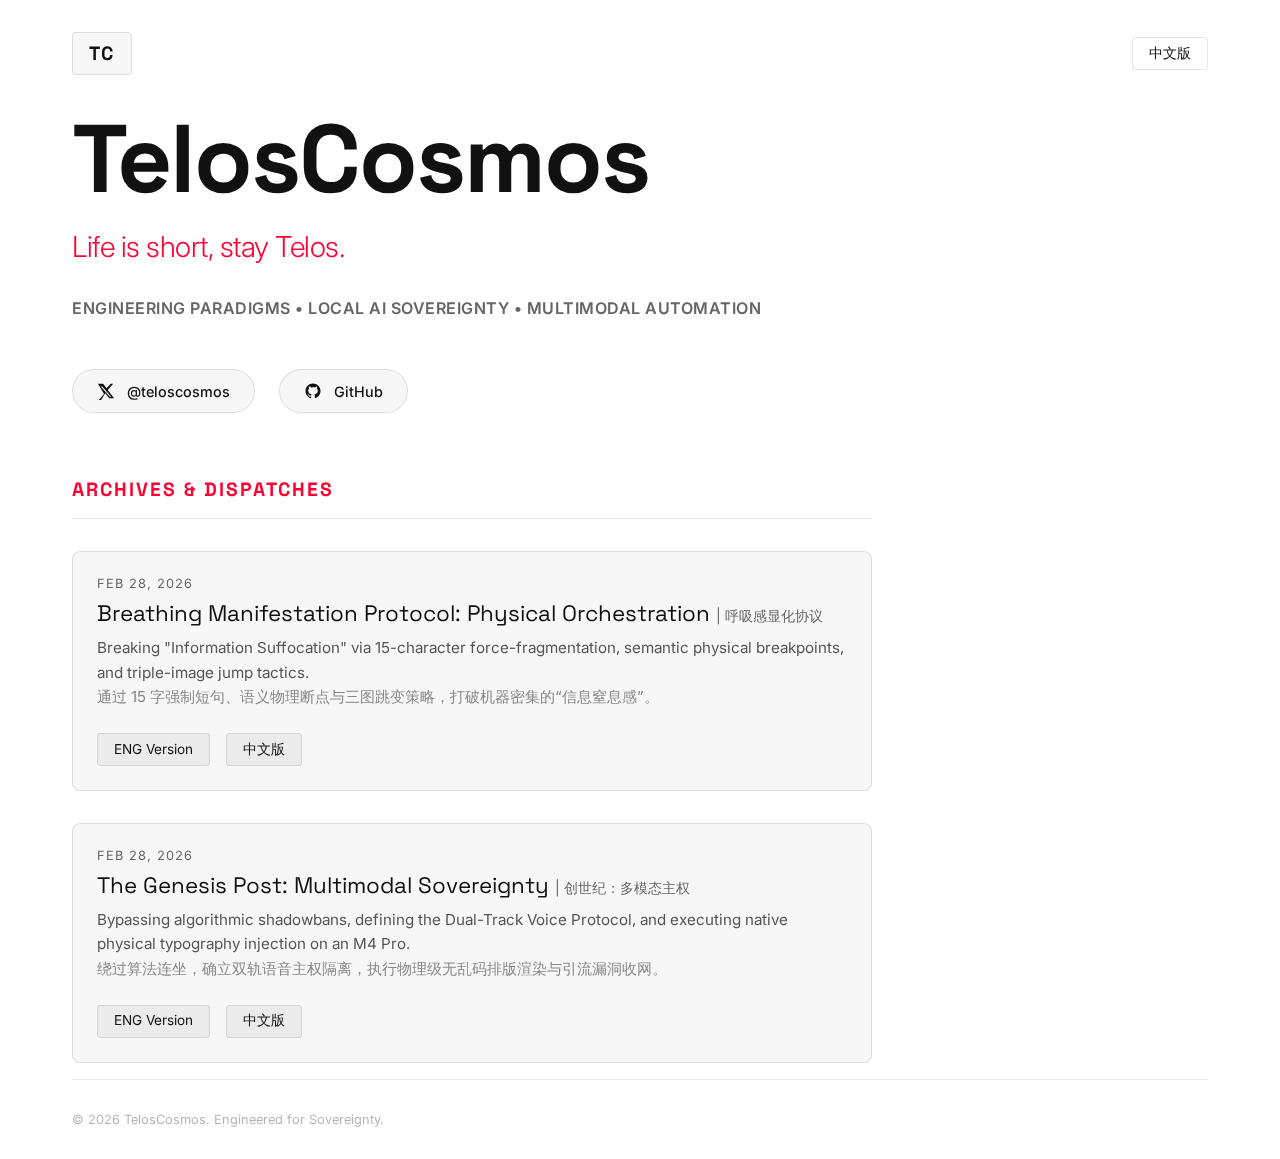
<file: index.html>
<!DOCTYPE html>
<html lang="en">

<head>
    <meta charset="UTF-8">
    <meta name="viewport" content="width=device-width, initial-scale=1.0">
    <title>TelosCosmos | Local AI Sovereignty</title>
    <meta name="description"
        content="Life is short, stay Telos. Exploring Local AI Sovereignty & Engineering Paradigms.">
    <link rel="preconnect" href="https://fonts.googleapis.com">
    <link rel="preconnect" href="https://fonts.gstatic.com" crossorigin>
    <link
        href="https://fonts.googleapis.com/css2?family=Inter:wght@300;400;600&family=Space+Grotesk:wght@500;700&display=swap"
        rel="stylesheet">
    <link rel="stylesheet" href="styles.css">
    <style>
        .lang-switch-top {
            font-size: 0.85rem;
            color: var(--text-primary);
            text-decoration: none;
            border: 1px solid var(--border-color);
            padding: 0.4rem 1rem;
            border-radius: 4px;
            transition: all 0.2s;
            background: rgba(255, 255, 255, 0.05);
        }

        .lang-switch-top:hover {
            background: rgba(0, 0, 0, 0.08);
        }
    </style>
</head>

<body>
    <div id="canvas-container"></div>

    <main class="content-wrapper">
        <header>
            <a href="index.html" style="text-decoration: none; color: inherit;">
                <div class="logo-mark">TC</div>
            </a>
            <a href="index_zh.html" class="lang-switch-top">中文版</a>
        </header>

        <section class="hero">
            <h1 class="title">TelosCosmos</h1>
            <p class="subtitle">Life is short, stay Telos.</p>
            <p class="description">
                Engineering Paradigms &bull; Local AI Sovereignty &bull; Multimodal Automation
            </p>

            <div class="links">
                <a href="https://x.com/teloscosmos" target="_blank" rel="noopener noreferrer" class="social-link">
                    <svg viewBox="0 0 24 24" aria-hidden="true" class="icon">
                        <path
                            d="M18.244 2.25h3.308l-7.227 8.26 8.502 11.24H16.17l-5.214-6.817L4.99 24.75H1.68l7.73-8.835L1.254 2.25H8.08l4.713 6.231zm-1.161 17.52h1.833L7.008 5.925H5.022z">
                        </path>
                    </svg>
                    <span>@teloscosmos</span>
                </a>
                <a href="https://github.com/teloscosmos" target="_blank" rel="noopener noreferrer" class="social-link">
                    <svg viewBox="0 0 24 24" aria-hidden="true" class="icon">
                        <path
                            d="M12 2C6.477 2 2 6.484 2 12.017c0 4.425 2.865 8.18 6.839 9.504.5.092.682-.217.682-.483 0-.237-.008-.868-.013-1.703-2.782.605-3.369-1.343-3.369-1.343-.454-1.158-1.11-1.466-1.11-1.466-.908-.62.069-.608.069-.608 1.003.07 1.531 1.032 1.531 1.032.892 1.53 2.341 1.088 2.91.832.092-.647.35-1.088.636-1.338-2.22-.253-4.555-1.113-4.555-4.951 0-1.093.39-1.988 1.029-2.688-.103-.253-.446-1.272.098-2.65 0 0 .84-.27 2.75 1.026A9.564 9.564 0 0112 6.844c.85.004 1.705.115 2.504.337 1.909-1.296 2.747-1.027 2.747-1.027.546 1.379.202 2.398.1 2.651.64.7 1.028 1.595 1.028 2.688 0 3.848-2.339 4.695-4.566 4.943.359.309.678.92.678 1.855 0 1.338-.012 2.419-.012 2.747 0 .268.18.58.688.482A10.019 10.019 0 0022 12.017C22 6.484 17.522 2 12 2z">
                        </path>
                    </svg>
                    <span>GitHub</span>
                </a>
            </div>

            <div class="articles" style="margin-top: 4rem; width: 100%;">
                <h3
                    style="font-family: 'Space Grotesk', sans-serif; font-size: 1.2rem; margin-bottom: 2rem; border-bottom: 1px solid var(--border-color); padding-bottom: 1rem; color: var(--accent); text-transform: uppercase; letter-spacing: 2px;">
                    Archives & Dispatches</h3>
                <div style="border: 1px solid var(--border-color); border-radius: 8px; background: rgba(0,0,0,0.03); margin-bottom: 2rem; padding: 1.5rem; transition: all 0.3s;"
                    onmouseover="this.style.background='rgba(0,0,0,0.05)'; this.style.borderColor='var(--accent)'"
                    onmouseout="this.style.background='rgba(0,0,0,0.03)'; this.style.borderColor='var(--border-color)'">
                    <div
                        style="font-size: 0.8rem; color: var(--text-secondary); margin-bottom: 0.5rem; text-transform: uppercase; letter-spacing: 1px;">
                        Feb 28, 2026</div>
                    <div
                        style="font-size: 1.4rem; font-family: 'Space Grotesk', sans-serif; color: var(--text-primary); margin-bottom: 0.5rem;">
                        Breathing Manifestation Protocol: Physical Orchestration <span
                            style="font-size: 0.9rem; color: var(--text-secondary); font-family: 'Inter', sans-serif;">|
                            呼吸感显化协议</span></div>
                    <div style="font-size: 0.95rem; color: #555555; line-height: 1.6; margin-bottom: 1.5rem;">Breaking
                        "Information Suffocation" via 15-character force-fragmentation, semantic physical breakpoints,
                        and triple-image jump tactics.<br><span style="color: #888;">通过 15
                            字强制短句、语义物理断点与三图跳变策略，打破机器密集的“信息窒息感”。</span></div>
                    <div style="display: flex; gap: 1rem;">
                        <a href="breathing_protocol.html"
                            style="color: var(--text-primary); text-decoration: none; font-size: 0.85rem; border: 1px solid var(--border-color); padding: 0.4rem 1rem; border-radius: 4px; background: rgba(0,0,0,0.05); transition: background 0.2s;"
                            onmouseover="this.style.background='rgba(0,0,0,0.1)'"
                            onmouseout="this.style.background='rgba(0,0,0,0.05)'">ENG Version</a>
                        <a href="breathing_protocol_zh.html"
                            style="color: var(--text-primary); text-decoration: none; font-size: 0.85rem; border: 1px solid var(--border-color); padding: 0.4rem 1rem; border-radius: 4px; background: rgba(0,0,0,0.05); transition: background 0.2s;"
                            onmouseover="this.style.background='rgba(0,0,0,0.1)'"
                            onmouseout="this.style.background='rgba(0,0,0,0.05)'">中文版</a>
                    </div>
                </div>

                <div style="border: 1px solid var(--border-color); border-radius: 8px; background: rgba(0,0,0,0.03); margin-bottom: 1rem; padding: 1.5rem; transition: all 0.3s;"
                    onmouseover="this.style.background='rgba(0,0,0,0.05)'; this.style.borderColor='var(--accent)'"
                    onmouseout="this.style.background='rgba(0,0,0,0.03)'; this.style.borderColor='var(--border-color)'">
                    <div
                        style="font-size: 0.8rem; color: var(--text-secondary); margin-bottom: 0.5rem; text-transform: uppercase; letter-spacing: 1px;">
                        Feb 28, 2026</div>
                    <div
                        style="font-size: 1.4rem; font-family: 'Space Grotesk', sans-serif; color: var(--text-primary); margin-bottom: 0.5rem;">
                        The Genesis Post: Multimodal Sovereignty <span
                            style="font-size: 0.9rem; color: var(--text-secondary); font-family: 'Inter', sans-serif;">|
                            创世纪：多模态主权</span></div>
                    <div style="font-size: 0.95rem; color: #555555; line-height: 1.6; margin-bottom: 1.5rem;">Bypassing
                        algorithmic shadowbans, defining the Dual-Track Voice Protocol, and executing native physical
                        typography injection on an M4 Pro.<br><span
                            style="color: #888;">绕过算法连坐，确立双轨语音主权隔离，执行物理级无乱码排版渲染与引流漏洞收网。</span></div>
                    <div style="display: flex; gap: 1rem;">
                        <a href="genesis.html"
                            style="color: var(--text-primary); text-decoration: none; font-size: 0.85rem; border: 1px solid var(--border-color); padding: 0.4rem 1rem; border-radius: 4px; background: rgba(0,0,0,0.05); transition: background 0.2s;"
                            onmouseover="this.style.background='rgba(0,0,0,0.1)'"
                            onmouseout="this.style.background='rgba(0,0,0,0.05)'">ENG Version</a>
                        <a href="genesis_zh.html"
                            style="color: var(--text-primary); text-decoration: none; font-size: 0.85rem; border: 1px solid var(--border-color); padding: 0.4rem 1rem; border-radius: 4px; background: rgba(0,0,0,0.05); transition: background 0.2s;"
                            onmouseover="this.style.background='rgba(0,0,0,0.1)'"
                            onmouseout="this.style.background='rgba(0,0,0,0.05)'">中文版</a>
                    </div>
                </div>
            </div>
        </section>

        <footer>
            <p>&copy; 2026 TelosCosmos. Engineered for Sovereignty.</p>
        </footer>
    </main>

    <script src="script.js"></script>
</body>

</html>
</file>
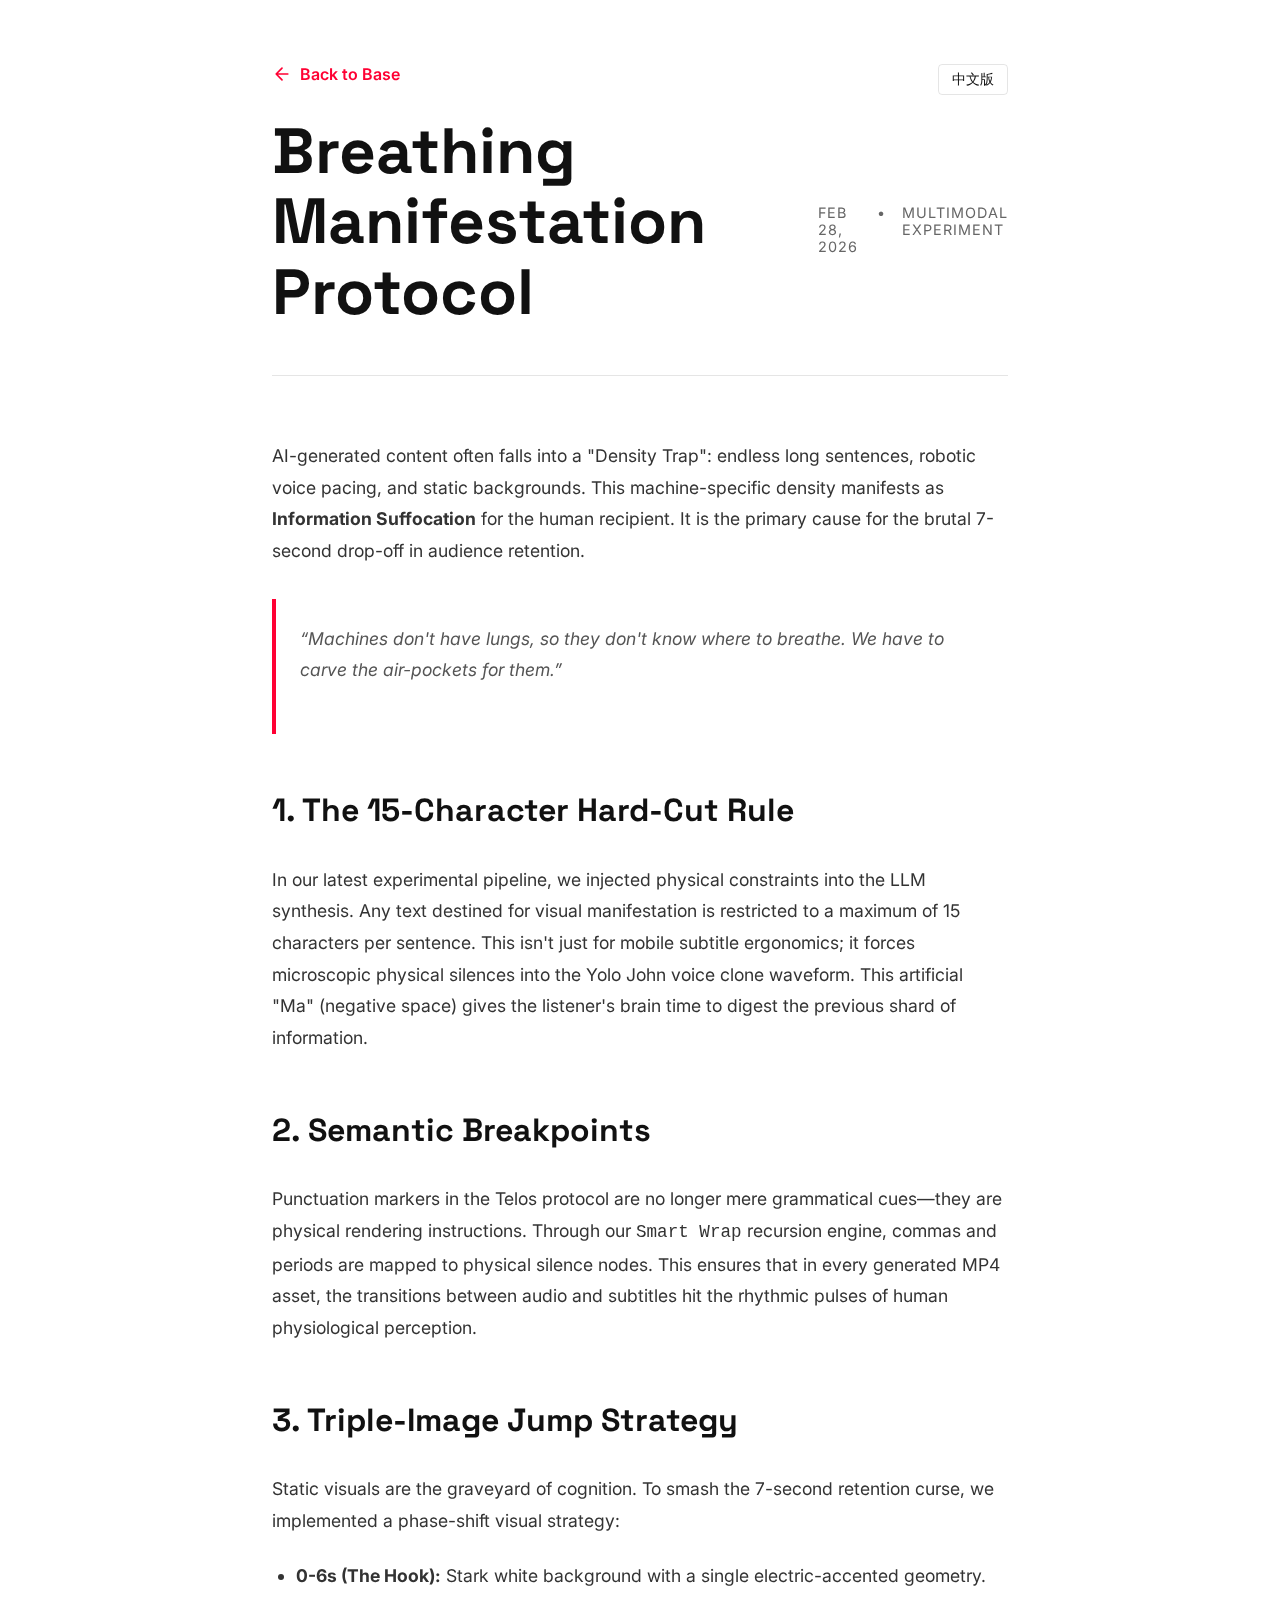
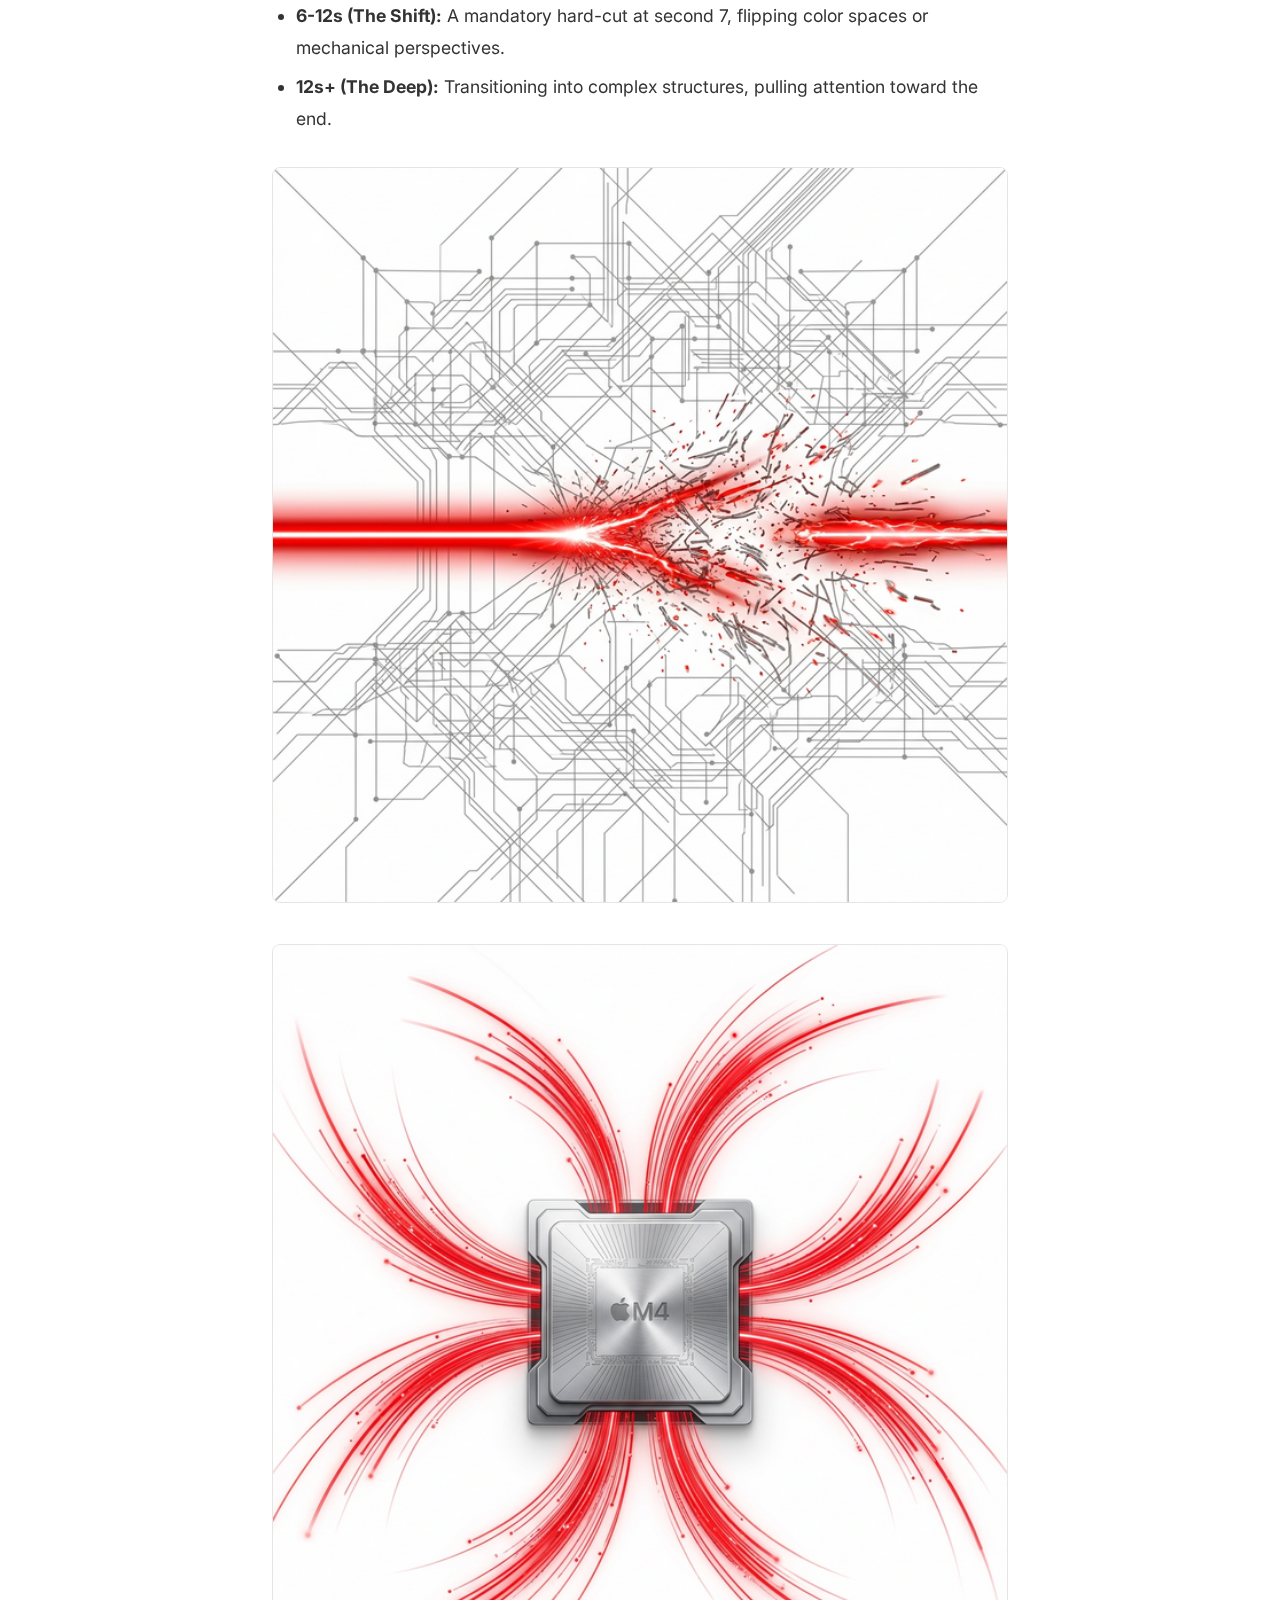
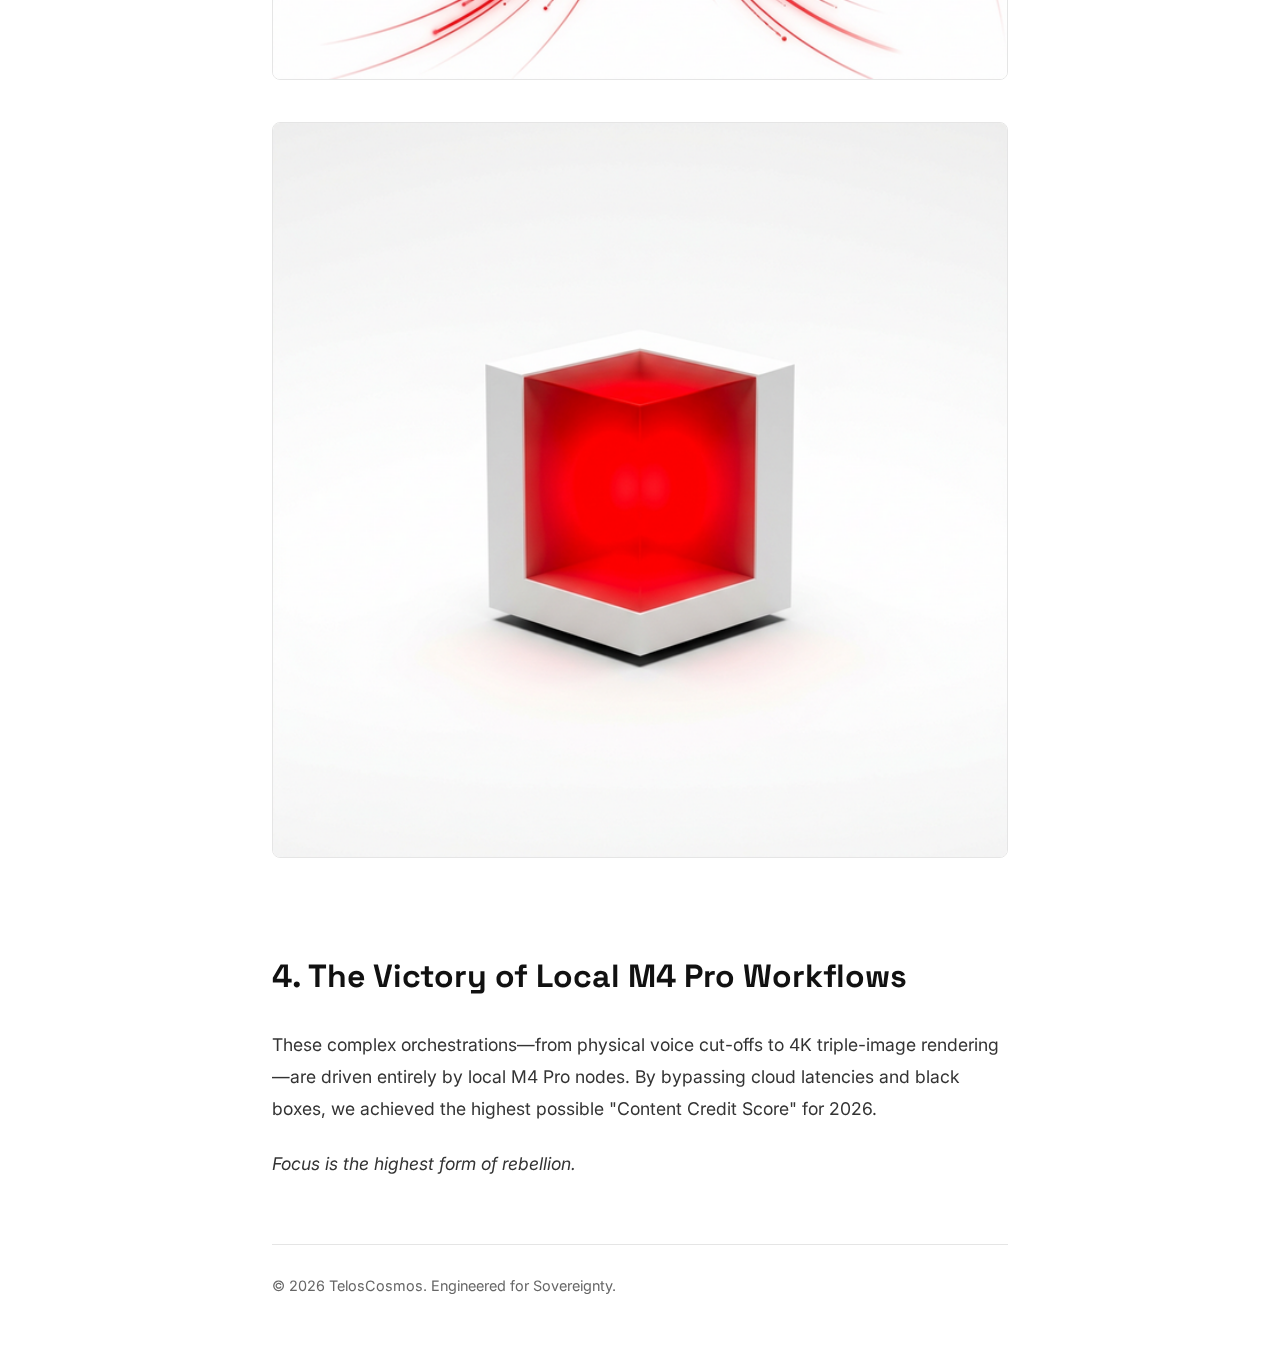
<file: breathing_protocol.html>
<!DOCTYPE html>
<html lang="en">

<head>
    <meta charset="UTF-8">
    <meta name="viewport" content="width=device-width, initial-scale=1.0">
    <title>Breathing Manifestation Protocol | TelosCosmos</title>
    <meta name="description"
        content="Physical text orchestration and visual jump-cuts to break AI-generated 'information suffocation'.">
    <link rel="preconnect" href="https://fonts.googleapis.com">
    <link rel="preconnect" href="https://fonts.gstatic.com" crossorigin>
    <link
        href="https://fonts.googleapis.com/css2?family=Inter:wght@300;400;600&family=Space+Grotesk:wght@500;700&display=swap"
        rel="stylesheet">
    <link rel="stylesheet" href="styles.css">
    <style>
        .article-wrapper {
            max-width: 800px;
            margin: 0 auto;
            padding: 4rem 2rem;
            position: relative;
            z-index: 1;
        }

        .article-header {
            margin-bottom: 4rem;
            border-bottom: 1px solid var(--border-color);
            padding-bottom: 2rem;
        }

        .article-title {
            font-family: 'Space Grotesk', sans-serif;
            font-size: clamp(2.5rem, 5vw, 4rem);
            margin-bottom: 1rem;
            line-height: 1.1;
        }

        .article-meta {
            color: var(--text-secondary);
            font-size: 0.9rem;
            display: flex;
            gap: 1rem;
            text-transform: uppercase;
            letter-spacing: 1px;
        }

        .article-content {
            font-size: 1.1rem;
            line-height: 1.8;
            color: #333333;
        }

        .article-content h2 {
            font-family: 'Space Grotesk', sans-serif;
            font-size: 2rem;
            color: var(--text-primary);
            margin: 3rem 0 1.5rem 0;
        }

        .article-content h3 {
            font-size: 1.5rem;
            color: var(--accent);
            margin: 2rem 0 1rem 0;
        }

        .article-content p {
            margin-bottom: 1.5rem;
        }

        .article-content ul {
            margin-bottom: 2rem;
            padding-left: 1.5rem;
        }

        .article-content li {
            margin-bottom: 0.5rem;
        }

        .article-content blockquote {
            border-left: 4px solid var(--accent);
            padding-left: 1.5rem;
            font-style: italic;
            color: #555555;
            margin: 2rem 0;
            background: rgba(255, 255, 255, 0.02);
            padding: 1.5rem;
            border-radius: 0 8px 8px 0;
        }

        .back-link {
            display: inline-flex;
            align-items: center;
            gap: 0.5rem;
            color: var(--accent);
            text-decoration: none;
            margin-bottom: 2rem;
            font-weight: 600;
            transition: transform 0.2s;
        }

        .back-link:hover {
            transform: translateX(-5px);
            color: var(--text-primary);
        }

        .lang-switch {
            float: right;
            font-size: 0.9rem;
            color: var(--text-primary);
            text-decoration: none;
            border: 1px solid var(--border-color);
            padding: 0.3rem 0.8rem;
            border-radius: 4px;
            transition: all 0.2s;
        }

        .lang-switch:hover {
            background: var(--accent);
            color: #fff;
            border-color: var(--accent);
        }
    </style>
</head>

<body>
    <div id="canvas-container"></div>

    <main class="article-wrapper">
        <a href="index.html" class="back-link">
            <svg width="20" height="20" viewBox="0 0 24 24" fill="none" stroke="currentColor" stroke-width="2"
                stroke-linecap="round" stroke-linejoin="round">
                <path d="M19 12H5M12 19l-7-7 7-7" />
            </svg>
            Back to Base
        </a>
        <a href="breathing_protocol_zh.html" class="lang-switch">中文版</a>

        <article>
            <header class="article-header">
                <h1 class="article-title">Breathing Manifestation Protocol</h1>
                <div class="article-meta">
                    <span>Feb 28, 2026</span>
                    <span>&bull;</span>
                    <span>Multimodal Experiment</span>
                </div>
            </header>

            <div class="article-content">
                <p>AI-generated content often falls into a "Density Trap": endless long sentences, robotic voice pacing,
                    and static backgrounds. This machine-specific density manifests as <strong>Information
                        Suffocation</strong> for the human recipient. It is the primary cause for the brutal 7-second
                    drop-off in audience retention.</p>

                <blockquote>
                    <p>“Machines don't have lungs, so they don't know where to breathe. We have to carve the air-pockets
                        for them.”</p>
                </blockquote>

                <h2>1. The 15-Character Hard-Cut Rule</h2>
                <p>In our latest experimental pipeline, we injected physical constraints into the LLM synthesis. Any
                    text destined for visual manifestation is restricted to a maximum of 15 characters per sentence.
                    This isn't just for mobile subtitle ergonomics; it forces microscopic physical silences into the
                    Yolo John voice clone waveform. This artificial "Ma" (negative space) gives the listener's brain
                    time to digest the previous shard of information.</p>

                <h2>2. Semantic Breakpoints</h2>
                <p>Punctuation markers in the Telos protocol are no longer mere grammatical cues—they are physical
                    rendering instructions. Through our <code>Smart Wrap</code> recursion engine, commas and periods are
                    mapped to physical silence nodes. This ensures that in every generated MP4 asset, the transitions
                    between audio and subtitles hit the rhythmic pulses of human physiological perception.</p>

                <h2>3. Triple-Image Jump Strategy</h2>
                <p>Static visuals are the graveyard of cognition. To smash the 7-second retention curse, we implemented
                    a phase-shift visual strategy:</p>
                <ul>
                    <li><strong>0-6s (The Hook):</strong> Stark white background with a single electric-accented
                        geometry.</li>
                    <li><strong>6-12s (The Shift):</strong> A mandatory hard-cut at second 7, flipping color spaces or
                        mechanical perspectives.</li>
                    <li><strong>12s+ (The Deep):</strong> Transitioning into complex structures, pulling attention
                        toward the end.</li>
                </ul>

                <div class="visual-gallery">
                    <div class="image-container">
                        <img src="assets/jump_1.png" alt="Jump Strategy - The Hook"
                            style="width: 100%; border-radius: 8px; border: 1px solid var(--border-color); margin-bottom: 2rem;">
                        <img src="assets/jump_2.png" alt="Jump Strategy - The Shift"
                            style="width: 100%; border-radius: 8px; border: 1px solid var(--border-color); margin-bottom: 2rem;">
                        <img src="assets/jump_3.png" alt="Jump Strategy - The Deep"
                            style="width: 100%; border-radius: 8px; border: 1px solid var(--border-color); margin-bottom: 2rem;">
                    </div>
                </div>

                <h2>4. The Victory of Local M4 Pro Workflows</h2>
                <p>These complex orchestrations—from physical voice cut-offs to 4K triple-image rendering—are driven
                    entirely by local M4 Pro nodes. By bypassing cloud latencies and black boxes, we achieved the
                    highest possible "Content Credit Score" for 2026.</p>

                <p><em>Focus is the highest form of rebellion.</em></p>
            </div>
        </article>

        <footer
            style="margin-top: 4rem; padding-top: 2rem; border-top: 1px solid var(--border-color); color: var(--text-secondary); font-size: 0.9rem;">
            &copy; 2026 TelosCosmos. Engineered for Sovereignty.
        </footer>
    </main>

    <script src="script.js"></script>
</body>

</html>
</file>
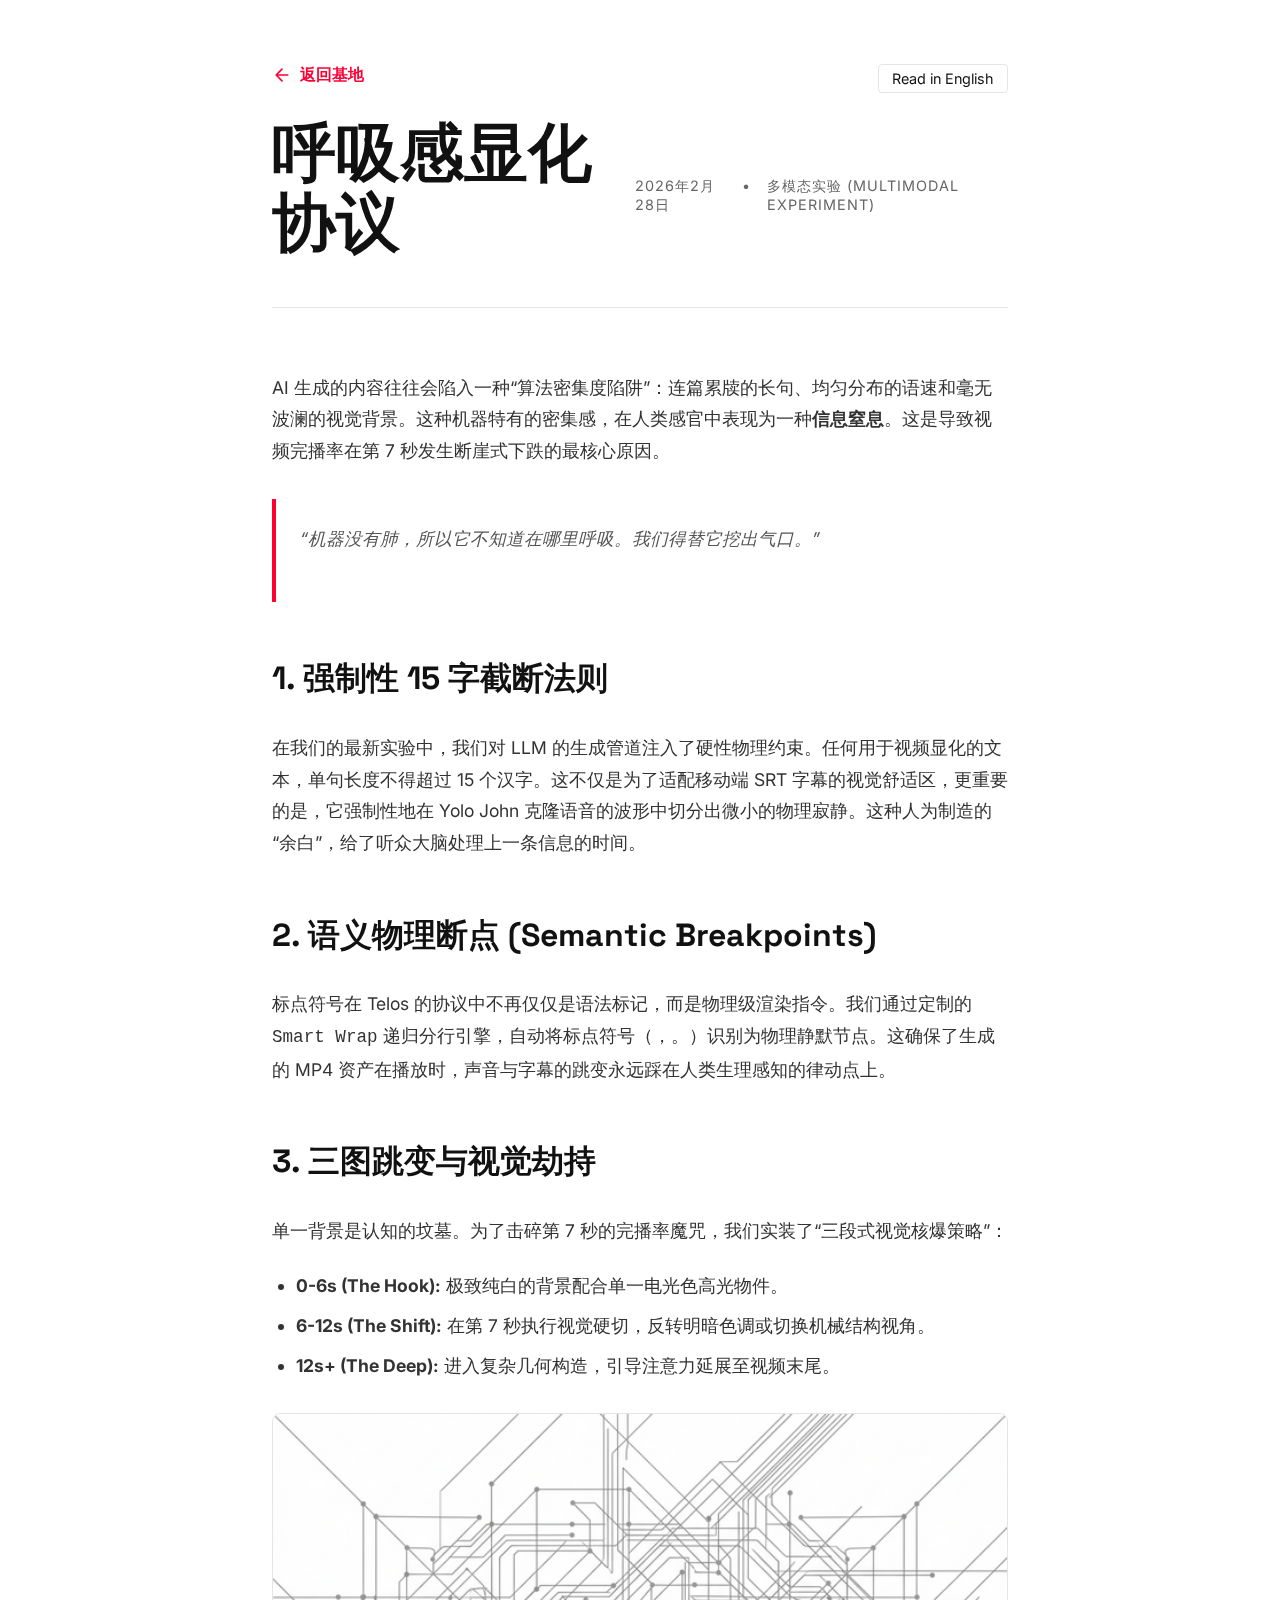
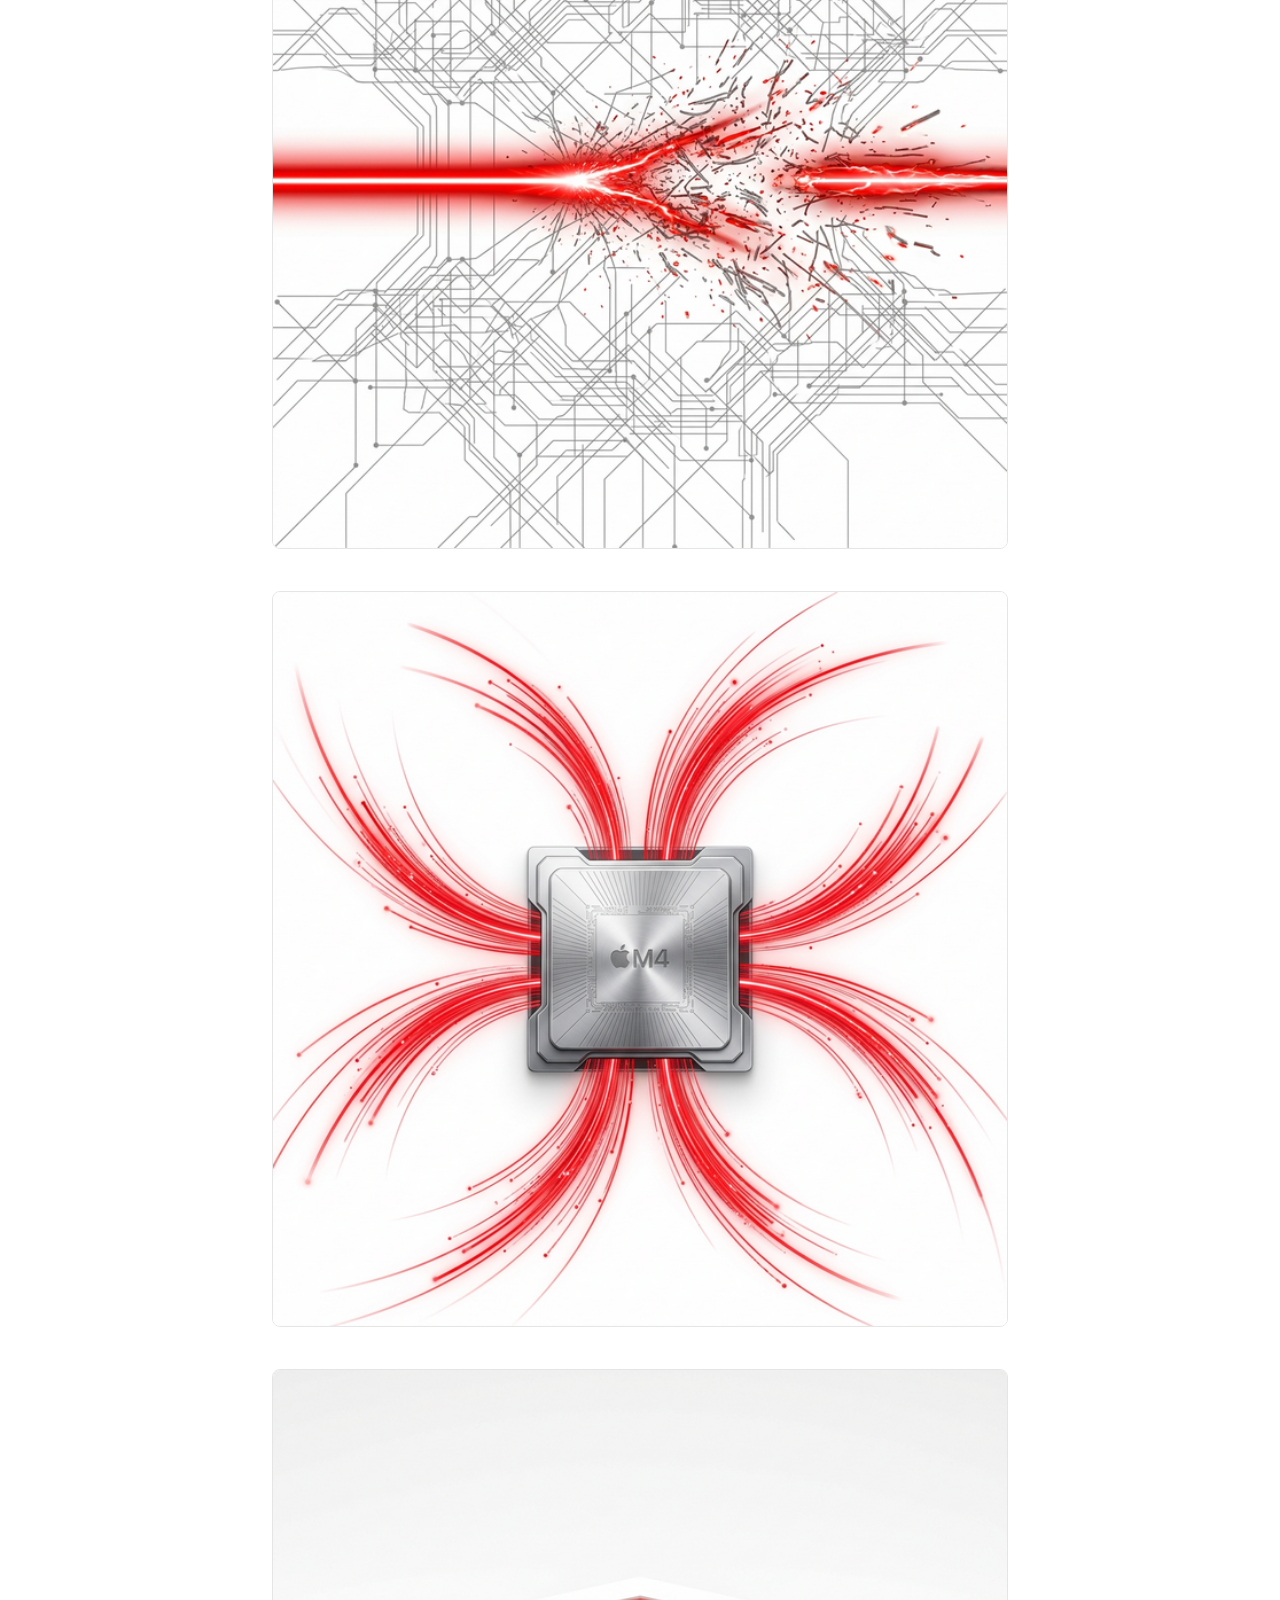
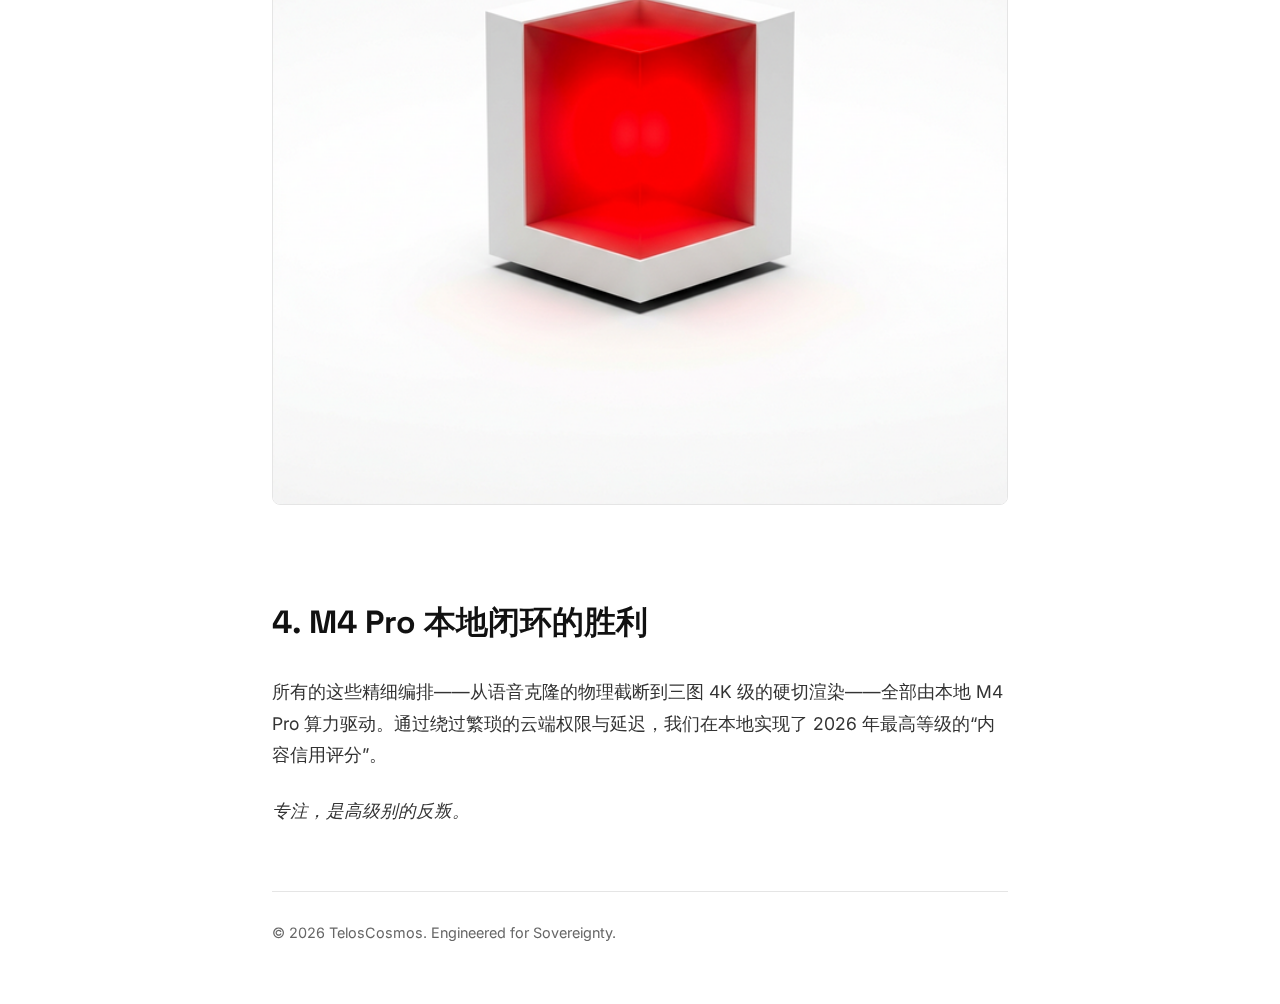
<file: breathing_protocol_zh.html>
<!DOCTYPE html>
<html lang="zh">

<head>
    <meta charset="UTF-8">
    <meta name="viewport" content="width=device-width, initial-scale=1.0">
    <title>呼吸感显化协议：多模态完播率的物理编排 | TelosCosmos</title>
    <meta name="description" content="通过物理级文本编排与视觉跳变，打破 AI 生成内容的“信息窒息感”。">
    <link rel="preconnect" href="https://fonts.googleapis.com">
    <link rel="preconnect" href="https://fonts.gstatic.com" crossorigin>
    <link
        href="https://fonts.googleapis.com/css2?family=Inter:wght@300;400;600&family=Space+Grotesk:wght@500;700&display=swap"
        rel="stylesheet">
    <link rel="stylesheet" href="styles.css">
    <style>
        .article-wrapper {
            max-width: 800px;
            margin: 0 auto;
            padding: 4rem 2rem;
            position: relative;
            z-index: 1;
        }

        .article-header {
            margin-bottom: 4rem;
            border-bottom: 1px solid var(--border-color);
            padding-bottom: 2rem;
        }

        .article-title {
            font-family: 'Space Grotesk', sans-serif;
            font-size: clamp(2.5rem, 5vw, 4rem);
            margin-bottom: 1rem;
            line-height: 1.1;
        }

        .article-meta {
            color: var(--text-secondary);
            font-size: 0.9rem;
            display: flex;
            gap: 1rem;
            text-transform: uppercase;
            letter-spacing: 1px;
        }

        .article-content {
            font-size: 1.1rem;
            line-height: 1.8;
            color: #333333;
        }

        .article-content h2 {
            font-family: 'Space Grotesk', sans-serif;
            font-size: 2rem;
            color: var(--text-primary);
            margin: 3rem 0 1.5rem 0;
        }

        .article-content h3 {
            font-size: 1.5rem;
            color: var(--accent);
            margin: 2rem 0 1rem 0;
        }

        .article-content p {
            margin-bottom: 1.5rem;
        }

        .article-content ul {
            margin-bottom: 2rem;
            padding-left: 1.5rem;
        }

        .article-content li {
            margin-bottom: 0.5rem;
        }

        .article-content blockquote {
            border-left: 4px solid var(--accent);
            padding-left: 1.5rem;
            font-style: italic;
            color: #555555;
            margin: 2rem 0;
            background: rgba(255, 255, 255, 0.02);
            padding: 1.5rem;
            border-radius: 0 8px 8px 0;
        }

        .back-link {
            display: inline-flex;
            align-items: center;
            gap: 0.5rem;
            color: var(--accent);
            text-decoration: none;
            margin-bottom: 2rem;
            font-weight: 600;
            transition: transform 0.2s;
        }

        .back-link:hover {
            transform: translateX(-5px);
            color: var(--text-primary);
        }

        .lang-switch {
            float: right;
            font-size: 0.9rem;
            color: var(--text-primary);
            text-decoration: none;
            border: 1px solid var(--border-color);
            padding: 0.3rem 0.8rem;
            border-radius: 4px;
            transition: all 0.2s;
        }

        .lang-switch:hover {
            background: var(--accent);
            color: #fff;
            border-color: var(--accent);
        }
    </style>
</head>

<body>
    <div id="canvas-container"></div>

    <main class="article-wrapper">
        <a href="index_zh.html" class="back-link">
            <svg width="20" height="20" viewBox="0 0 24 24" fill="none" stroke="currentColor" stroke-width="2"
                stroke-linecap="round" stroke-linejoin="round">
                <path d="M19 12H5M12 19l-7-7 7-7" />
            </svg>
            返回基地
        </a>
        <a href="breathing_protocol.html" class="lang-switch">Read in English</a>

        <article>
            <header class="article-header">
                <h1 class="article-title">呼吸感显化协议</h1>
                <div class="article-meta">
                    <span>2026年2月28日</span>
                    <span>&bull;</span>
                    <span>多模态实验 (Multimodal Experiment)</span>
                </div>
            </header>

            <div class="article-content">
                <p>AI
                    生成的内容往往会陷入一种“算法密集度陷阱”：连篇累牍的长句、均匀分布的语速和毫无波澜的视觉背景。这种机器特有的密集感，在人类感官中表现为一种<strong>信息窒息</strong>。这是导致视频完播率在第
                    7 秒发生断崖式下跌的最核心原因。</p>

                <blockquote>
                    <p>“机器没有肺，所以它不知道在哪里呼吸。我们得替它挖出气口。”</p>
                </blockquote>

                <h2>1. 强制性 15 字截断法则</h2>
                <p>在我们的最新实验中，我们对 LLM 的生成管道注入了硬性物理约束。任何用于视频显化的文本，单句长度不得超过 15 个汉字。这不仅是为了适配移动端 SRT 字幕的视觉舒适区，更重要的是，它强制性地在
                    Yolo John 克隆语音的波形中切分出微小的物理寂静。这种人为制造的“余白”，给了听众大脑处理上一条信息的时间。</p>

                <h2>2. 语义物理断点 (Semantic Breakpoints)</h2>
                <p>标点符号在 Telos 的协议中不再仅仅是语法标记，而是物理级渲染指令。我们通过定制的 <code>Smart Wrap</code>
                    递归分行引擎，自动将标点符号（，。）识别为物理静默节点。这确保了生成的 MP4 资产在播放时，声音与字幕的跳变永远踩在人类生理感知的律动点上。</p>

                <h2>3. 三图跳变与视觉劫持</h2>
                <p>单一背景是认知的坟墓。为了击碎第 7 秒的完播率魔咒，我们实装了“三段式视觉核爆策略”：</p>
                <ul>
                    <li><strong>0-6s (The Hook):</strong> 极致纯白的背景配合单一电光色高光物件。</li>
                    <li><strong>6-12s (The Shift):</strong> 在第 7 秒执行视觉硬切，反转明暗色调或切换机械结构视角。</li>
                    <li><strong>12s+ (The Deep):</strong> 进入复杂几何构造，引导注意力延展至视频末尾。</li>
                </ul>

                <div class="visual-gallery">
                    <div class="image-container">
                        <img src="assets/jump_1.png" alt="Jump Strategy - The Hook"
                            style="width: 100%; border-radius: 8px; border: 1px solid var(--border-color); margin-bottom: 2rem;">
                        <img src="assets/jump_2.png" alt="Jump Strategy - The Shift"
                            style="width: 100%; border-radius: 8px; border: 1px solid var(--border-color); margin-bottom: 2rem;">
                        <img src="assets/jump_3.png" alt="Jump Strategy - The Deep"
                            style="width: 100%; border-radius: 8px; border: 1px solid var(--border-color); margin-bottom: 2rem;">
                    </div>
                </div>

                <h2>4. M4 Pro 本地闭环的胜利</h2>
                <p>所有的这些精细编排——从语音克隆的物理截断到三图 4K 级的硬切渲染——全部由本地 M4 Pro 算力驱动。通过绕过繁琐的云端权限与延迟，我们在本地实现了 2026 年最高等级的“内容信用评分”。
                </p>

                <p><em>专注，是高级别的反叛。</em></p>
            </div>
        </article>

        <footer
            style="margin-top: 4rem; padding-top: 2rem; border-top: 1px solid var(--border-color); color: var(--text-secondary); font-size: 0.9rem;">
            &copy; 2026 TelosCosmos. Engineered for Sovereignty.
        </footer>
    </main>

    <script src="script.js"></script>
</body>

</html>
</file>
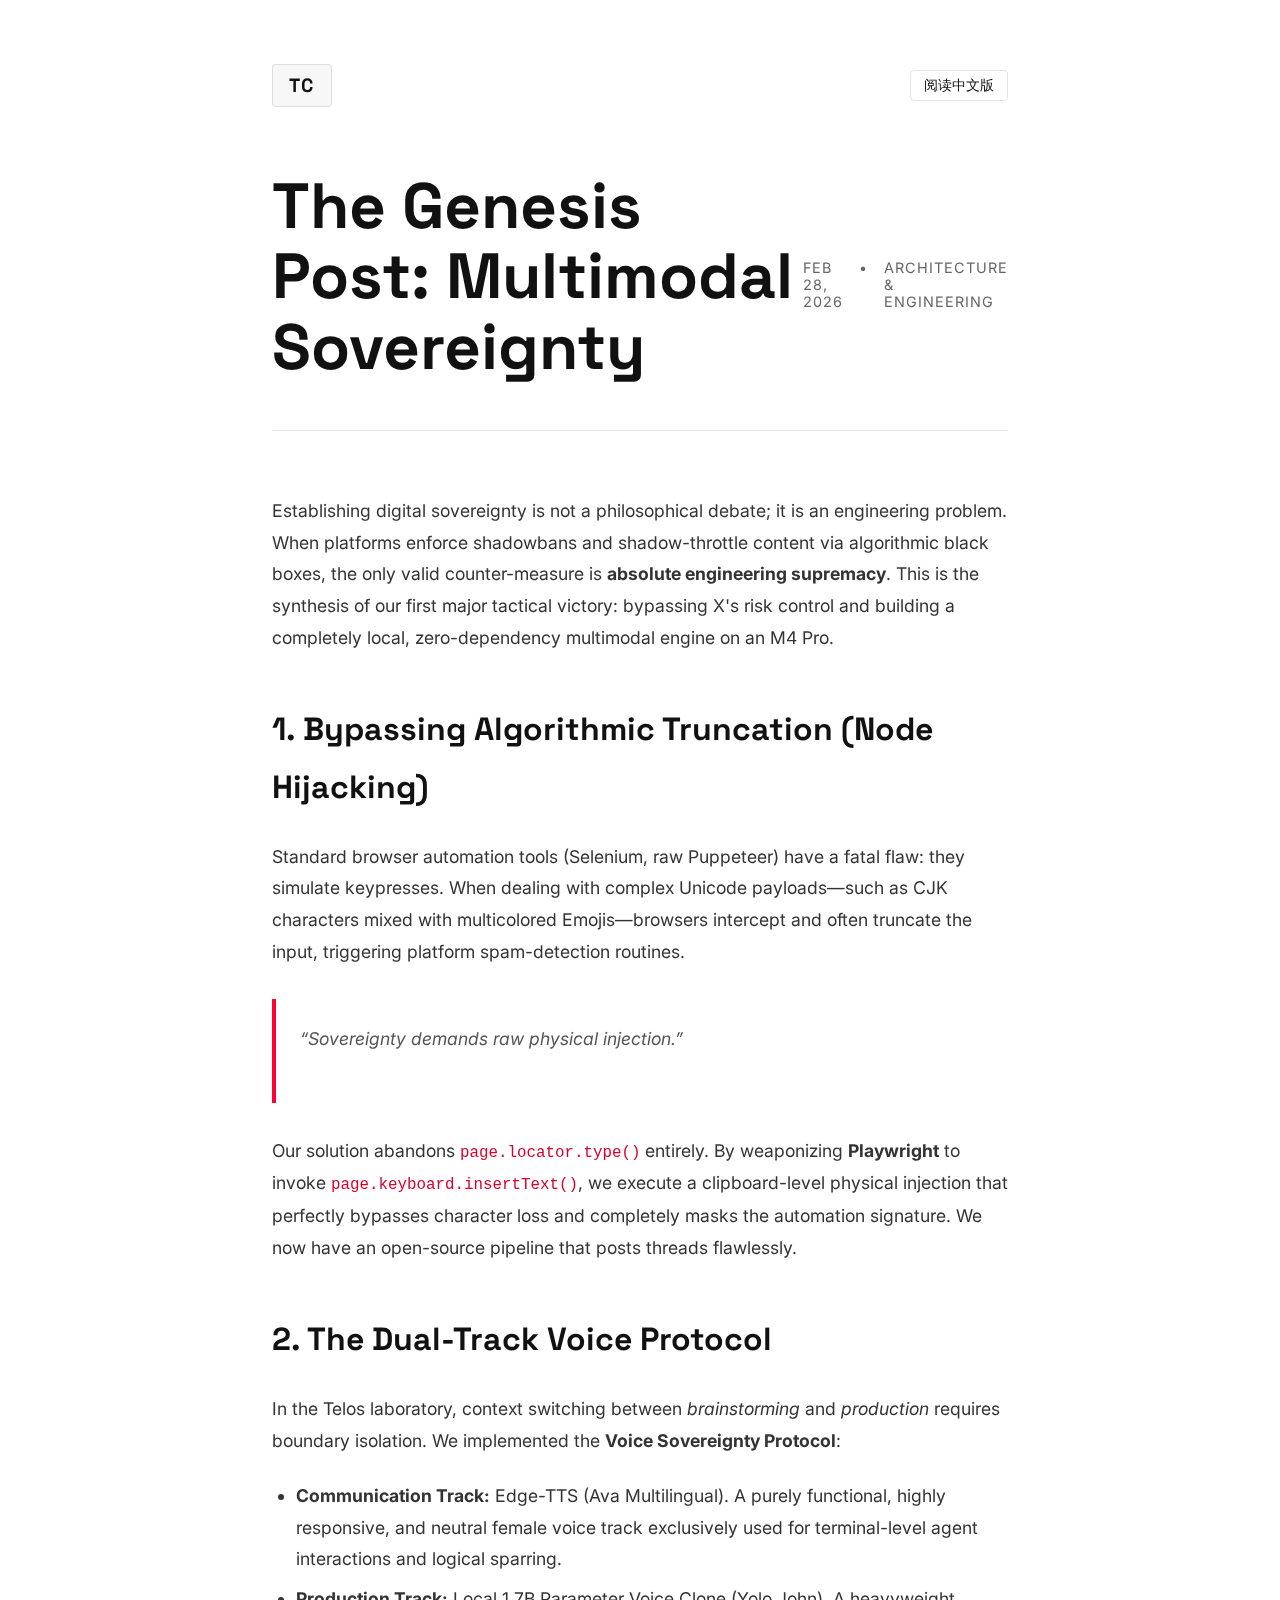
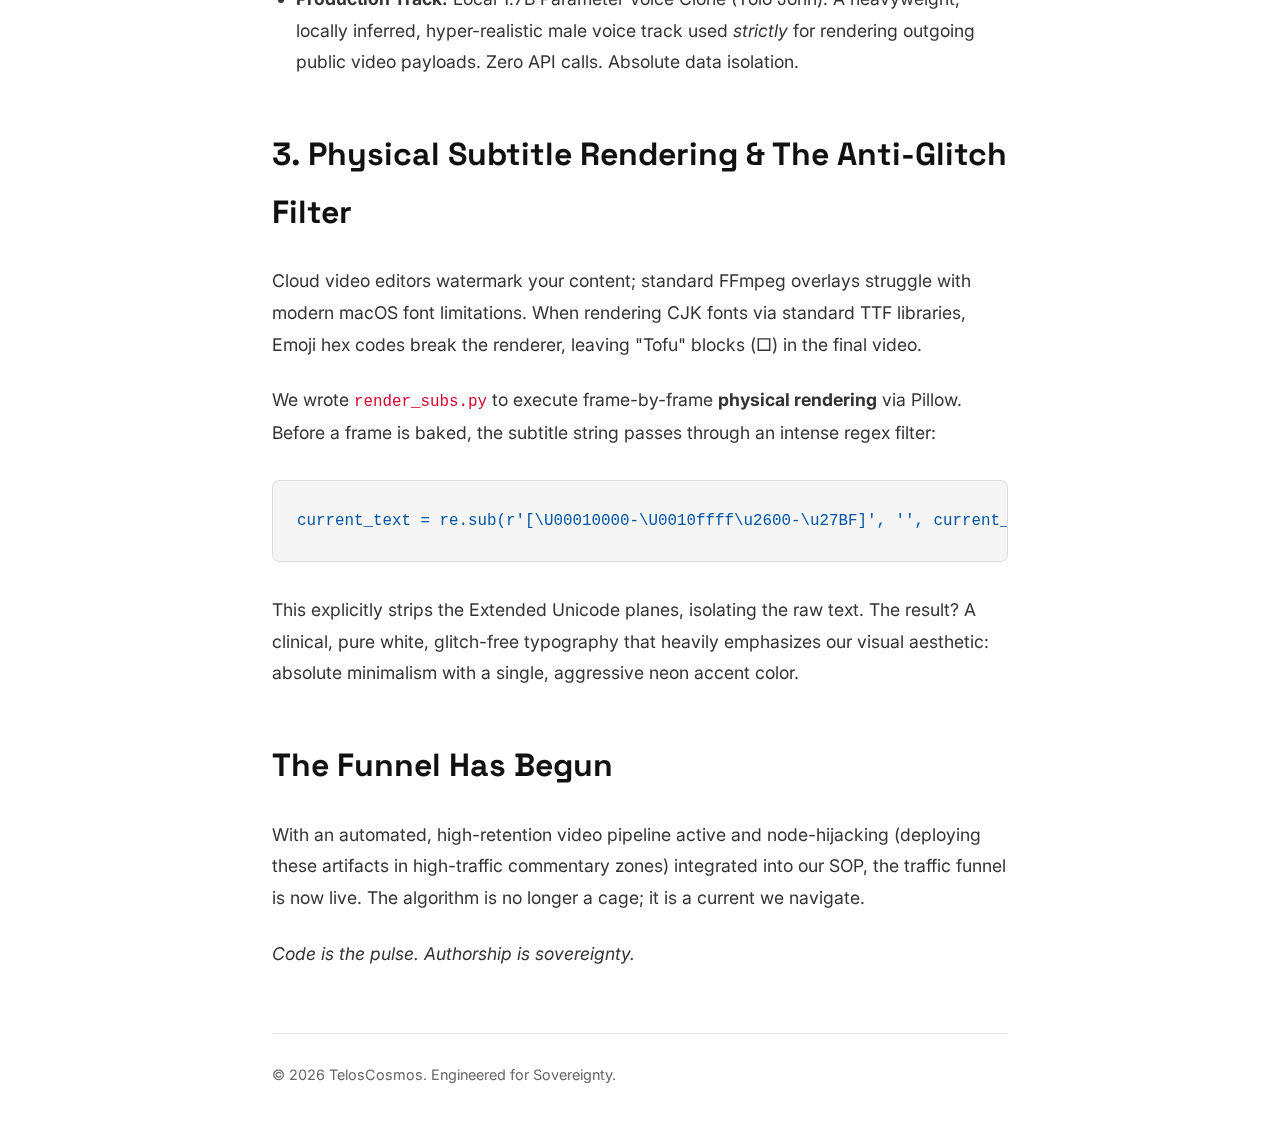
<file: genesis.html>
<!DOCTYPE html>
<html lang="en">

<head>
    <meta charset="UTF-8">
    <meta name="viewport" content="width=device-width, initial-scale=1.0">
    <title>The Genesis Post: Multimodal Sovereignty | TelosCosmos</title>
    <meta name="description" content="Bypassing X shadowbans and establishing a local-first multimodal engine.">
    <link rel="preconnect" href="https://fonts.googleapis.com">
    <link rel="preconnect" href="https://fonts.gstatic.com" crossorigin>
    <link
        href="https://fonts.googleapis.com/css2?family=Inter:wght@300;400;600&family=Space+Grotesk:wght@500;700&display=swap"
        rel="stylesheet">
    <link rel="stylesheet" href="styles.css">
    <style>
        .article-wrapper {
            max-width: 800px;
            margin: 0 auto;
            padding: 4rem 2rem;
            position: relative;
            z-index: 1;
        }

        .article-header {
            margin-bottom: 4rem;
            border-bottom: 1px solid var(--border-color);
            padding-bottom: 2rem;
        }

        .article-title {
            font-family: 'Space Grotesk', sans-serif;
            font-size: clamp(2.5rem, 5vw, 4rem);
            margin-bottom: 1rem;
            line-height: 1.1;
        }

        .article-meta {
            color: var(--text-secondary);
            font-size: 0.9rem;
            display: flex;
            gap: 1rem;
            text-transform: uppercase;
            letter-spacing: 1px;
        }

        .article-content {
            font-size: 1.1rem;
            line-height: 1.8;
            color: #333333;
        }

        .article-content h2 {
            font-family: 'Space Grotesk', sans-serif;
            font-size: 2rem;
            color: var(--text-primary);
            margin: 3rem 0 1.5rem 0;
        }

        .article-content h3 {
            font-size: 1.5rem;
            color: var(--accent);
            margin: 2rem 0 1rem 0;
        }

        .article-content p {
            margin-bottom: 1.5rem;
        }

        .article-content ul {
            margin-bottom: 2rem;
            padding-left: 1.5rem;
        }

        .article-content li {
            margin-bottom: 0.5rem;
        }

        .article-content blockquote {
            border-left: 4px solid var(--accent);
            padding-left: 1.5rem;
            font-style: italic;
            color: #555555;
            margin: 2rem 0;
            background: rgba(255, 255, 255, 0.02);
            padding: 1.5rem;
            border-radius: 0 8px 8px 0;
        }

        .article-content pre {
            background: #f5f5f5;
            border: 1px solid var(--border-color);
            padding: 1.5rem;
            border-radius: 8px;
            overflow-x: auto;
            margin: 2rem 0;
        }

        .article-content code {
            font-family: 'Courier New', Courier, monospace;
            color: #d9002b;
            font-size: 0.9em;
        }

        .article-content pre code {
            color: #0055aa;
        }

        .back-link {
            display: inline-flex;
            align-items: center;
            gap: 0.5rem;
            color: var(--accent);
            text-decoration: none;
            margin-bottom: 2rem;
            font-weight: 600;
            transition: transform 0.2s;
        }

        .back-link:hover {
            transform: translateX(-5px);
            color: var(--text-primary);
        }

        .lang-switch {
            float: right;
            font-size: 0.9rem;
            color: var(--text-primary);
            text-decoration: none;
            border: 1px solid var(--border-color);
            padding: 0.3rem 0.8rem;
            border-radius: 4px;
            transition: all 0.2s;
        }

        .lang-switch:hover {
            background: var(--accent);
            color: #fff;
            border-color: var(--accent);
        }
    </style>
</head>

<body>
    <div id="canvas-container"></div>

    <main class="article-wrapper">
        <header style="display: flex; justify-content: space-between; align-items: center; margin-bottom: 2rem;">
            <a href="index.html" style="text-decoration: none; color: inherit;">
                <div class="logo-mark"
                    style="font-family: 'Space Grotesk', sans-serif; font-weight: 700; font-size: 1.2rem; border: 1px solid var(--border-color); padding: 0.5rem 1rem; border-radius: 4px; background: rgba(0,0,0,0.03);">
                    TC</div>
            </a>
            <a href="genesis_zh.html" class="lang-switch">阅读中文版</a>
        </header>

        <article>
            <header class="article-header">
                <h1 class="article-title">The Genesis Post: Multimodal Sovereignty</h1>
                <div class="article-meta">
                    <span>Feb 28, 2026</span>
                    <span>&bull;</span>
                    <span>Architecture & Engineering</span>
                </div>
            </header>

            <div class="article-content">
                <p>Establishing digital sovereignty is not a philosophical debate; it is an engineering problem. When
                    platforms enforce shadowbans and shadow-throttle content via algorithmic black boxes, the only valid
                    counter-measure is <strong>absolute engineering supremacy</strong>. This is the synthesis of our
                    first major tactical victory: bypassing X's risk control and building a completely local,
                    zero-dependency multimodal engine on an M4 Pro.</p>

                <h2>1. Bypassing Algorithmic Truncation (Node Hijacking)</h2>
                <p>Standard browser automation tools (Selenium, raw Puppeteer) have a fatal flaw: they simulate
                    keypresses. When dealing with complex Unicode payloads—such as CJK characters mixed with
                    multicolored Emojis—browsers intercept and often truncate the input, triggering platform
                    spam-detection routines.</p>
                <blockquote>
                    <p>“Sovereignty demands raw physical injection.”</p>
                </blockquote>
                <p>Our solution abandons <code>page.locator.type()</code> entirely. By weaponizing
                    <strong>Playwright</strong> to invoke <code>page.keyboard.insertText()</code>, we execute a
                    clipboard-level physical injection that perfectly bypasses character loss and completely masks the
                    automation signature. We now have an open-source pipeline that posts threads flawlessly.
                </p>

                <h2>2. The Dual-Track Voice Protocol</h2>
                <p>In the Telos laboratory, context switching between <em>brainstorming</em> and <em>production</em>
                    requires boundary isolation. We implemented the <strong>Voice Sovereignty Protocol</strong>:</p>
                <ul>
                    <li><strong>Communication Track:</strong> Edge-TTS (Ava Multilingual). A purely functional, highly
                        responsive, and neutral female voice track exclusively used for terminal-level agent
                        interactions and logical sparring.</li>
                    <li><strong>Production Track:</strong> Local 1.7B Parameter Voice Clone (Yolo John). A heavyweight,
                        locally inferred, hyper-realistic male voice track used <em>strictly</em> for rendering outgoing
                        public video payloads. Zero API calls. Absolute data isolation.</li>
                </ul>

                <h2>3. Physical Subtitle Rendering & The Anti-Glitch Filter</h2>
                <p>Cloud video editors watermark your content; standard FFmpeg overlays struggle with modern macOS font
                    limitations. When rendering CJK fonts via standard TTF libraries, Emoji hex codes break the
                    renderer, leaving "Tofu" blocks (□) in the final video.</p>
                <p>We wrote <code>render_subs.py</code> to execute frame-by-frame <strong>physical rendering</strong>
                    via Pillow. Before a frame is baked, the subtitle string passes through an intense regex filter:</p>
                <pre><code>current_text = re.sub(r'[\U00010000-\U0010ffff\u2600-\u27BF]', '', current_text).strip()</code></pre>
                <p>This explicitly strips the Extended Unicode planes, isolating the raw text. The result? A clinical,
                    pure white, glitch-free typography that heavily emphasizes our visual aesthetic: absolute minimalism
                    with a single, aggressive neon accent color.</p>

                <h2>The Funnel Has Begun</h2>
                <p>With an automated, high-retention video pipeline active and node-hijacking (deploying these artifacts
                    in high-traffic commentary zones) integrated into our SOP, the traffic funnel is now live. The
                    algorithm is no longer a cage; it is a current we navigate.</p>
                <p><em>Code is the pulse. Authorship is sovereignty.</em></p>
            </div>
        </article>

        <footer
            style="margin-top: 4rem; padding-top: 2rem; border-top: 1px solid var(--border-color); color: var(--text-secondary); font-size: 0.9rem;">
            &copy; 2026 TelosCosmos. Engineered for Sovereignty.
        </footer>
    </main>

    <script src="script.js"></script>
</body>

</html>
</file>
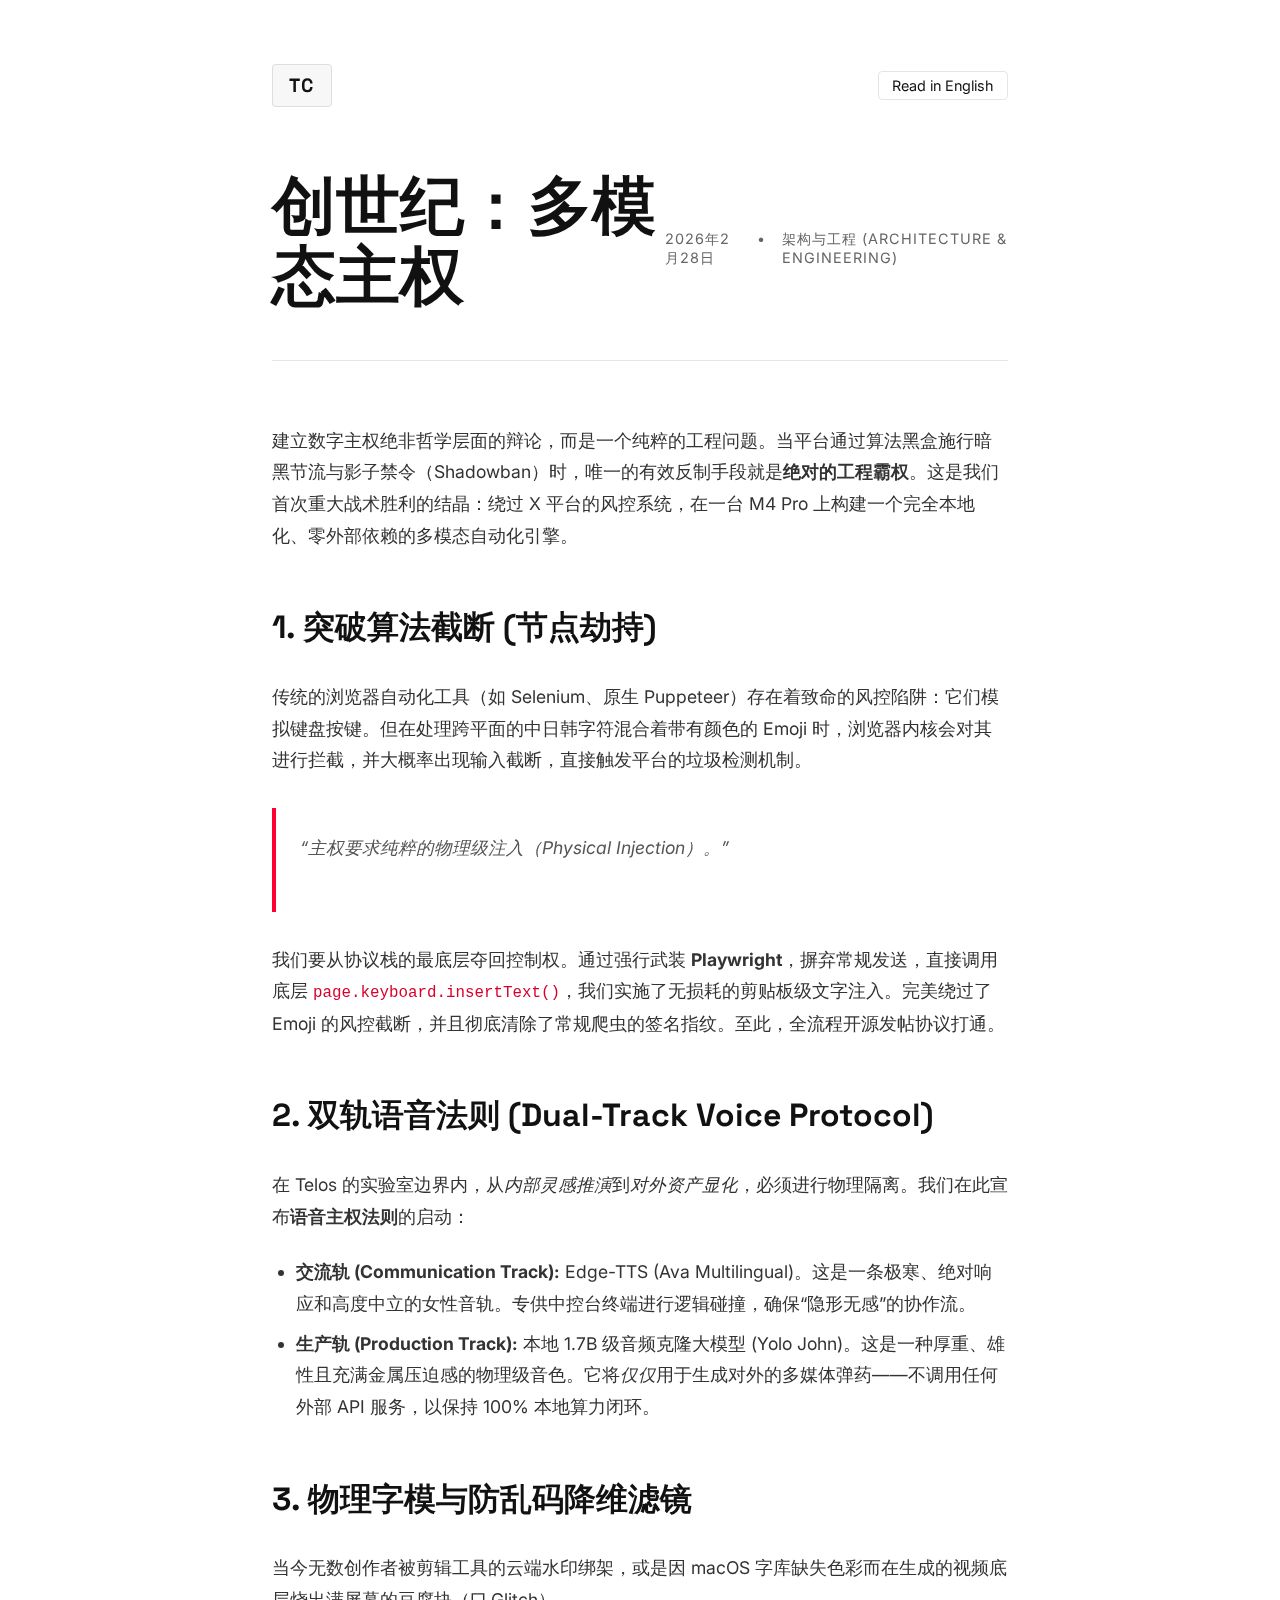
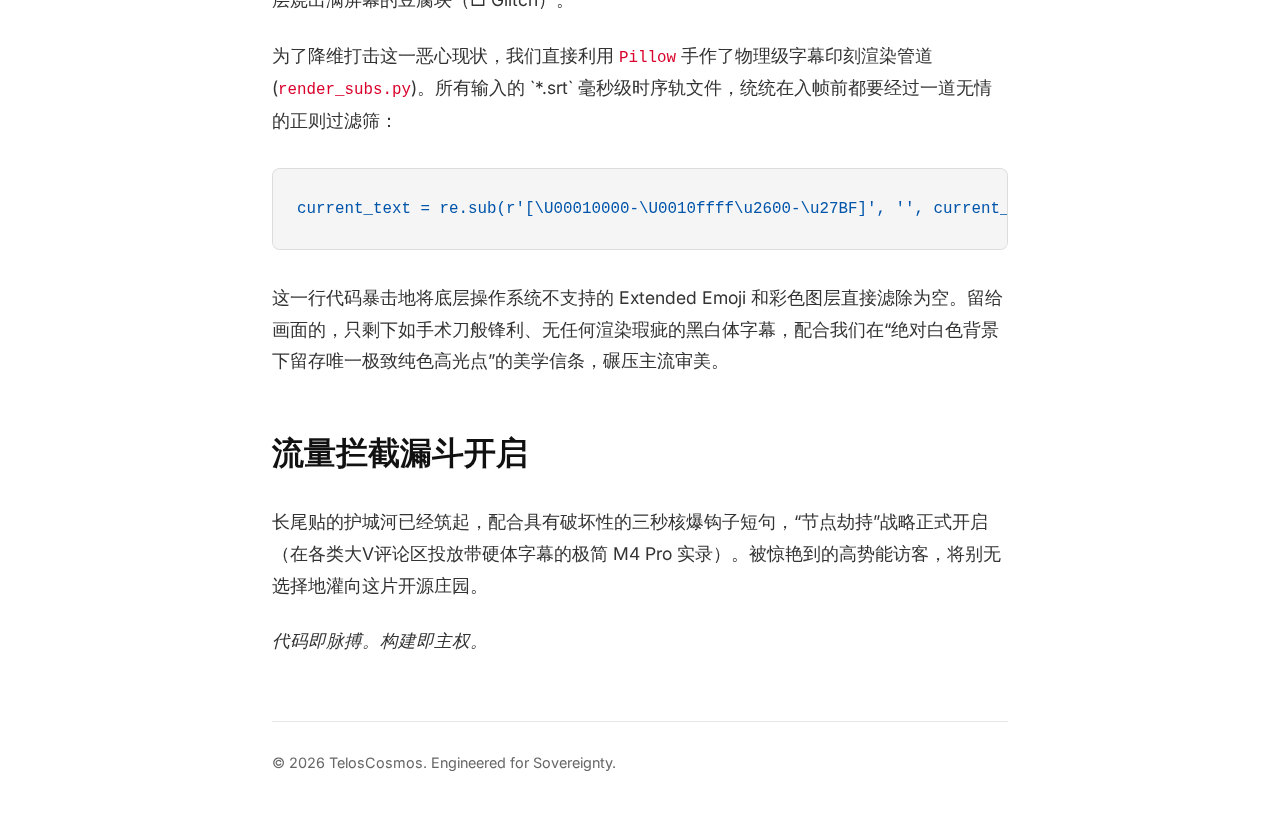
<file: genesis_zh.html>
<!DOCTYPE html>
<html lang="zh">

<head>
    <meta charset="UTF-8">
    <meta name="viewport" content="width=device-width, initial-scale=1.0">
    <title>创世纪：多模态主权 | TelosCosmos</title>
    <meta name="description" content="突破 X 平台的影子禁令，建立本地优先的多模态引擎。">
    <link rel="preconnect" href="https://fonts.googleapis.com">
    <link rel="preconnect" href="https://fonts.gstatic.com" crossorigin>
    <link
        href="https://fonts.googleapis.com/css2?family=Inter:wght@300;400;600&family=Space+Grotesk:wght@500;700&display=swap"
        rel="stylesheet">
    <link rel="stylesheet" href="styles.css">
    <style>
        .article-wrapper {
            max-width: 800px;
            margin: 0 auto;
            padding: 4rem 2rem;
            position: relative;
            z-index: 1;
        }

        .article-header {
            margin-bottom: 4rem;
            border-bottom: 1px solid var(--border-color);
            padding-bottom: 2rem;
        }

        .article-title {
            font-family: 'Space Grotesk', sans-serif;
            font-size: clamp(2.5rem, 5vw, 4rem);
            margin-bottom: 1rem;
            line-height: 1.1;
        }

        .article-meta {
            color: var(--text-secondary);
            font-size: 0.9rem;
            display: flex;
            gap: 1rem;
            text-transform: uppercase;
            letter-spacing: 1px;
        }

        .article-content {
            font-size: 1.1rem;
            line-height: 1.8;
            color: #333333;
        }

        .article-content h2 {
            font-family: 'Space Grotesk', sans-serif;
            font-size: 2rem;
            color: var(--text-primary);
            margin: 3rem 0 1.5rem 0;
        }

        .article-content h3 {
            font-size: 1.5rem;
            color: var(--accent);
            margin: 2rem 0 1rem 0;
        }

        .article-content p {
            margin-bottom: 1.5rem;
        }

        .article-content ul {
            margin-bottom: 2rem;
            padding-left: 1.5rem;
        }

        .article-content li {
            margin-bottom: 0.5rem;
        }

        .article-content blockquote {
            border-left: 4px solid var(--accent);
            padding-left: 1.5rem;
            font-style: italic;
            color: #555555;
            margin: 2rem 0;
            background: rgba(255, 255, 255, 0.02);
            padding: 1.5rem;
            border-radius: 0 8px 8px 0;
        }

        .article-content pre {
            background: #f5f5f5;
            border: 1px solid var(--border-color);
            padding: 1.5rem;
            border-radius: 8px;
            overflow-x: auto;
            margin: 2rem 0;
        }

        .article-content code {
            font-family: 'Courier New', Courier, monospace;
            color: #d9002b;
            font-size: 0.9em;
        }

        .article-content pre code {
            color: #0055aa;
        }

        .back-link {
            display: inline-flex;
            align-items: center;
            gap: 0.5rem;
            color: var(--accent);
            text-decoration: none;
            margin-bottom: 2rem;
            font-weight: 600;
            transition: transform 0.2s;
        }

        .back-link:hover {
            transform: translateX(-5px);
            color: var(--text-primary);
        }

        .lang-switch {
            float: right;
            font-size: 0.9rem;
            color: var(--text-primary);
            text-decoration: none;
            border: 1px solid var(--border-color);
            padding: 0.3rem 0.8rem;
            border-radius: 4px;
            transition: all 0.2s;
        }

        .lang-switch:hover {
            background: var(--accent);
            color: #fff;
            border-color: var(--accent);
        }
    </style>
</head>

<body>
    <div id="canvas-container"></div>

    <main class="article-wrapper">
        <header style="display: flex; justify-content: space-between; align-items: center; margin-bottom: 2rem;">
            <a href="index_zh.html" style="text-decoration: none; color: inherit;">
                <div class="logo-mark"
                    style="font-family: 'Space Grotesk', sans-serif; font-weight: 700; font-size: 1.2rem; border: 1px solid var(--border-color); padding: 0.5rem 1rem; border-radius: 4px; background: rgba(0,0,0,0.03);">
                    TC</div>
            </a>
            <a href="genesis.html" class="lang-switch">Read in English</a>
        </header>

        <article>
            <header class="article-header">
                <h1 class="article-title">创世纪：多模态主权</h1>
                <div class="article-meta">
                    <span>2026年2月28日</span>
                    <span>&bull;</span>
                    <span>架构与工程 (Architecture & Engineering)</span>
                </div>
            </header>

            <div class="article-content">
                <p>建立数字主权绝非哲学层面的辩论，而是一个纯粹的工程问题。当平台通过算法黑盒施行暗黑节流与影子禁令（Shadowban）时，唯一的有效反制手段就是<strong>绝对的工程霸权</strong>。这是我们首次重大战术胜利的结晶：绕过
                    X 平台的风控系统，在一台 M4 Pro 上构建一个完全本地化、零外部依赖的多模态自动化引擎。</p>

                <h2>1. 突破算法截断 (节点劫持)</h2>
                <p>传统的浏览器自动化工具（如 Selenium、原生 Puppeteer）存在着致命的风控陷阱：它们模拟键盘按键。但在处理跨平面的中日韩字符混合着带有颜色的 Emoji
                    时，浏览器内核会对其进行拦截，并大概率出现输入截断，直接触发平台的垃圾检测机制。</p>
                <blockquote>
                    <p>“主权要求纯粹的物理级注入（Physical Injection）。”</p>
                </blockquote>
                <p>我们要从协议栈的最底层夺回控制权。通过强行武装 <strong>Playwright</strong>，摒弃常规发送，直接调用底层
                    <code>page.keyboard.insertText()</code>，我们实施了无损耗的剪贴板级文字注入。完美绕过了 Emoji
                    的风控截断，并且彻底清除了常规爬虫的签名指纹。至此，全流程开源发帖协议打通。
                </p>

                <h2>2. 双轨语音法则 (Dual-Track Voice Protocol)</h2>
                <p>在 Telos 的实验室边界内，从<em>内部灵感推演</em>到<em>对外资产显化</em>，必须进行物理隔离。我们在此宣布<strong>语音主权法则</strong>的启动：</p>
                <ul>
                    <li><strong>交流轨 (Communication Track):</strong> Edge-TTS (Ava
                        Multilingual)。这是一条极寒、绝对响应和高度中立的女性音轨。专供中控台终端进行逻辑碰撞，确保“隐形无感”的协作流。</li>
                    <li><strong>生产轨 (Production Track):</strong> 本地 1.7B 级音频克隆大模型 (Yolo
                        John)。这是一种厚重、雄性且充满金属压迫感的物理级音色。它将<em>仅仅</em>用于生成对外的多媒体弹药——不调用任何外部 API 服务，以保持 100% 本地算力闭环。</li>
                </ul>

                <h2>3. 物理字模与防乱码降维滤镜</h2>
                <p>当今无数创作者被剪辑工具的云端水印绑架，或是因 macOS 字库缺失色彩而在生成的视频底层烧出满屏幕的豆腐块（□ Glitch）。</p>
                <p>为了降维打击这一恶心现状，我们直接利用 <code>Pillow</code> 手作了物理级字幕印刻渲染管道(<code>render_subs.py</code>)。所有输入的 `*.srt`
                    毫秒级时序轨文件，统统在入帧前都要经过一道无情的正则过滤筛：</p>
                <pre><code>current_text = re.sub(r'[\U00010000-\U0010ffff\u2600-\u27BF]', '', current_text).strip()</code></pre>
                <p>这一行代码暴击地将底层操作系统不支持的 Extended Emoji
                    和彩色图层直接滤除为空。留给画面的，只剩下如手术刀般锋利、无任何渲染瑕疵的黑白体字幕，配合我们在“绝对白色背景下留存唯一极致纯色高光点”的美学信条，碾压主流审美。</p>

                <h2>流量拦截漏斗开启</h2>
                <p>长尾贴的护城河已经筑起，配合具有破坏性的三秒核爆钩子短句，“节点劫持”战略正式开启（在各类大V评论区投放带硬体字幕的极简 M4 Pro 实录）。被惊艳到的高势能访客，将别无选择地灌向这片开源庄园。
                </p>
                <p><em>代码即脉搏。构建即主权。</em></p>
            </div>
        </article>

        <footer
            style="margin-top: 4rem; padding-top: 2rem; border-top: 1px solid var(--border-color); color: var(--text-secondary); font-size: 0.9rem;">
            &copy; 2026 TelosCosmos. Engineered for Sovereignty.
        </footer>
    </main>

    <script src="script.js"></script>
</body>

</html>
</file>
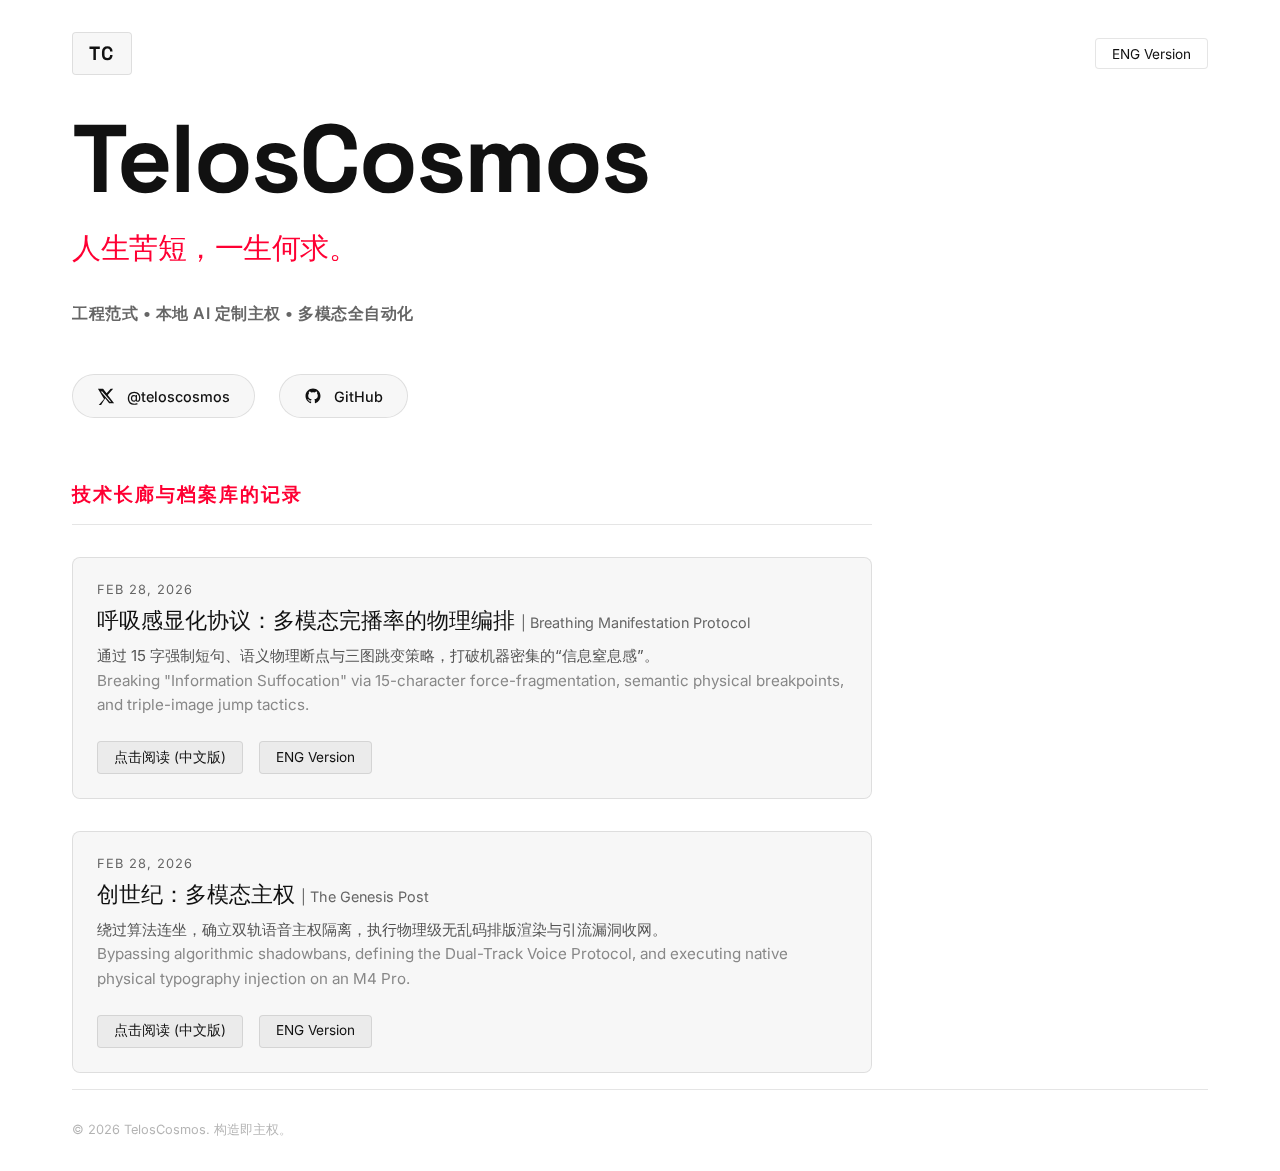
<file: index_zh.html>
<!DOCTYPE html>
<html lang="zh">

<head>
    <meta charset="UTF-8">
    <meta name="viewport" content="width=device-width, initial-scale=1.0">
    <title>TelosCosmos | 本地 AI 主权</title>
    <meta name="description" content="人生苦短，一生何求？探索本地 AI 主权与工程范式。">
    <link rel="preconnect" href="https://fonts.googleapis.com">
    <link rel="preconnect" href="https://fonts.gstatic.com" crossorigin>
    <link
        href="https://fonts.googleapis.com/css2?family=Inter:wght@300;400;600&family=Space+Grotesk:wght@500;700&display=swap"
        rel="stylesheet">
    <link rel="stylesheet" href="styles.css">
    <style>
        .lang-switch {
            font-size: 0.85rem;
            color: var(--text-primary);
            text-decoration: none;
            border: 1px solid var(--border-color);
            padding: 0.4rem 1rem;
            border-radius: 4px;
            transition: all 0.2s;
            background: rgba(255, 255, 255, 0.05);
        }

        .lang-switch:hover {
            background: rgba(0, 0, 0, 0.08);
        }
    </style>
</head>

<body>
    <div id="canvas-container"></div>

    <main class="content-wrapper">
        <header>
            <a href="index_zh.html" style="text-decoration: none; color: inherit;">
                <div class="logo-mark">TC</div>
            </a>
            <a href="index.html" class="lang-switch">ENG Version</a>
        </header>

        <section class="hero">
            <h1 class="title">TelosCosmos</h1>
            <p class="subtitle">人生苦短，一生何求。</p>
            <p class="description">
                工程范式 &bull; 本地 AI 定制主权 &bull; 多模态全自动化
            </p>

            <div class="links">
                <a href="https://x.com/teloscosmos" target="_blank" rel="noopener noreferrer" class="social-link">
                    <svg viewBox="0 0 24 24" aria-hidden="true" class="icon">
                        <path
                            d="M18.244 2.25h3.308l-7.227 8.26 8.502 11.24H16.17l-5.214-6.817L4.99 24.75H1.68l7.73-8.835L1.254 2.25H8.08l4.713 6.231zm-1.161 17.52h1.833L7.008 5.925H5.022z">
                        </path>
                    </svg>
                    <span>@teloscosmos</span>
                </a>
                <a href="https://github.com/teloscosmos" target="_blank" rel="noopener noreferrer" class="social-link">
                    <svg viewBox="0 0 24 24" aria-hidden="true" class="icon">
                        <path
                            d="M12 2C6.477 2 2 6.484 2 12.017c0 4.425 2.865 8.18 6.839 9.504.5.092.682-.217.682-.483 0-.237-.008-.868-.013-1.703-2.782.605-3.369-1.343-3.369-1.343-.454-1.158-1.11-1.466-1.11-1.466-.908-.62.069-.608.069-.608 1.003.07 1.531 1.032 1.531 1.032.892 1.53 2.341 1.088 2.91.832.092-.647.35-1.088.636-1.338-2.22-.253-4.555-1.113-4.555-4.951 0-1.093.39-1.988 1.029-2.688-.103-.253-.446-1.272.098-2.65 0 0 .84-.27 2.75 1.026A9.564 9.564 0 0112 6.844c.85.004 1.705.115 2.504.337 1.909-1.296 2.747-1.027 2.747-1.027.546 1.379.202 2.398.1 2.651.64.7 1.028 1.595 1.028 2.688 0 3.848-2.339 4.695-4.566 4.943.359.309.678.92.678 1.855 0 1.338-.012 2.419-.012 2.747 0 .268.18.58.688.482A10.019 10.019 0 0022 12.017C22 6.484 17.522 2 12 2z">
                        </path>
                    </svg>
                    <span>GitHub</span>
                </a>
            </div>

            <div class="articles" style="margin-top: 4rem; width: 100%;">
                <h3
                    style="font-family: 'Space Grotesk', sans-serif; font-size: 1.2rem; margin-bottom: 2rem; border-bottom: 1px solid var(--border-color); padding-bottom: 1rem; color: var(--accent); text-transform: uppercase; letter-spacing: 2px;">
                    技术长廊与档案库的记录</h3>
                <div style="border: 1px solid var(--border-color); border-radius: 8px; background: rgba(0,0,0,0.03); margin-bottom: 2rem; padding: 1.5rem; transition: all 0.3s;"
                    onmouseover="this.style.background='rgba(0,0,0,0.05)'; this.style.borderColor='var(--accent)'"
                    onmouseout="this.style.background='rgba(0,0,0,0.03)'; this.style.borderColor='var(--border-color)'">
                    <div
                        style="font-size: 0.8rem; color: var(--text-secondary); margin-bottom: 0.5rem; text-transform: uppercase; letter-spacing: 1px;">
                        Feb 28, 2026</div>
                    <div
                        style="font-size: 1.4rem; font-family: 'Space Grotesk', sans-serif; color: var(--text-primary); margin-bottom: 0.5rem;">
                        呼吸感显化协议：多模态完播率的物理编排 <span
                            style="font-size: 0.9rem; color: var(--text-secondary); font-family: 'Inter', sans-serif;">|
                            Breathing Manifestation Protocol</span></div>
                    <div style="font-size: 0.95rem; color: #555555; line-height: 1.6; margin-bottom: 1.5rem;">
                        通过 15 字强制短句、语义物理断点与三图跳变策略，打破机器密集的“信息窒息感”。<br><span style="color: #888;">Breaking "Information
                            Suffocation" via 15-character force-fragmentation, semantic physical breakpoints, and
                            triple-image jump tactics.</span></div>
                    <div style="display: flex; gap: 1rem;">
                        <a href="breathing_protocol_zh.html"
                            style="color: var(--text-primary); text-decoration: none; font-size: 0.85rem; border: 1px solid var(--border-color); padding: 0.4rem 1rem; border-radius: 4px; background: rgba(0,0,0,0.05); transition: background 0.2s;"
                            onmouseover="this.style.background='rgba(0,0,0,0.1)'"
                            onmouseout="this.style.background='rgba(0,0,0,0.05)'">点击阅读 (中文版)</a>
                        <a href="breathing_protocol.html"
                            style="color: var(--text-primary); text-decoration: none; font-size: 0.85rem; border: 1px solid var(--border-color); padding: 0.4rem 1rem; border-radius: 4px; background: rgba(0,0,0,0.05); transition: background 0.2s;"
                            onmouseover="this.style.background='rgba(0,0,0,0.1)'"
                            onmouseout="this.style.background='rgba(0,0,0,0.05)'">ENG Version</a>
                    </div>
                </div>

                <div style="border: 1px solid var(--border-color); border-radius: 8px; background: rgba(0,0,0,0.03); margin-bottom: 1rem; padding: 1.5rem; transition: all 0.3s;"
                    onmouseover="this.style.background='rgba(0,0,0,0.05)'; this.style.borderColor='var(--accent)'"
                    onmouseout="this.style.background='rgba(0,0,0,0.03)'; this.style.borderColor='var(--border-color)'">
                    <div
                        style="font-size: 0.8rem; color: var(--text-secondary); margin-bottom: 0.5rem; text-transform: uppercase; letter-spacing: 1px;">
                        Feb 28, 2026</div>
                    <div
                        style="font-size: 1.4rem; font-family: 'Space Grotesk', sans-serif; color: var(--text-primary); margin-bottom: 0.5rem;">
                        创世纪：多模态主权 <span
                            style="font-size: 0.9rem; color: var(--text-secondary); font-family: 'Inter', sans-serif;">|
                            The Genesis Post</span></div>
                    <div style="font-size: 0.95rem; color: #555555; line-height: 1.6; margin-bottom: 1.5rem;">
                        绕过算法连坐，确立双轨语音主权隔离，执行物理级无乱码排版渲染与引流漏洞收网。<br><span style="color: #888;">Bypassing algorithmic
                            shadowbans, defining the Dual-Track Voice Protocol, and executing native physical typography
                            injection on an M4 Pro.</span></div>
                    <div style="display: flex; gap: 1rem;">
                        <a href="genesis_zh.html"
                            style="color: var(--text-primary); text-decoration: none; font-size: 0.85rem; border: 1px solid var(--border-color); padding: 0.4rem 1rem; border-radius: 4px; background: rgba(0,0,0,0.05); transition: background 0.2s;"
                            onmouseover="this.style.background='rgba(0,0,0,0.1)'"
                            onmouseout="this.style.background='rgba(0,0,0,0.05)'">点击阅读 (中文版)</a>
                        <a href="genesis.html"
                            style="color: var(--text-primary); text-decoration: none; font-size: 0.85rem; border: 1px solid var(--border-color); padding: 0.4rem 1rem; border-radius: 4px; background: rgba(0,0,0,0.05); transition: background 0.2s;"
                            onmouseover="this.style.background='rgba(0,0,0,0.1)'"
                            onmouseout="this.style.background='rgba(0,0,0,0.05)'">ENG Version</a>
                    </div>
                </div>
            </div>
        </section>

        <footer>
            <p>&copy; 2026 TelosCosmos. 构造即主权。</p>
        </footer>
    </main>

    <script src="script.js"></script>
</body>

</html>
</file>
<file: styles.css>
:root {
    --bg-color: #ffffff;
    --text-primary: #111111;
    --text-secondary: #666666;
    --accent: #ff0033;
    /* Electric Red */
    --border-color: rgba(0, 0, 0, 0.1);
    --glow: rgba(255, 0, 51, 0.2);
}

* {
    margin: 0;
    padding: 0;
    box-sizing: border-box;
}

body {
    background-color: var(--bg-color);
    color: var(--text-primary);
    font-family: 'Inter', sans-serif;
    min-height: 100vh;
    display: flex;
    flex-direction: column;
    overflow-x: hidden;
    -webkit-font-smoothing: antialiased;
    -moz-osx-font-smoothing: grayscale;
}

#canvas-container {
    position: fixed;
    top: 0;
    left: 0;
    width: 100vw;
    height: 100vh;
    z-index: 0;
    pointer-events: none;
    opacity: 0.6;
}

.content-wrapper {
    position: relative;
    z-index: 1;
    display: flex;
    flex-direction: column;
    min-height: 100vh;
    padding: 2rem;
    max-width: 1200px;
    margin: 0 auto;
    width: 100%;
}

header {
    display: flex;
    justify-content: space-between;
    align-items: center;
    padding-bottom: 2rem;
}

.logo-mark {
    font-family: 'Space Grotesk', sans-serif;
    font-weight: 700;
    font-size: 1.2rem;
    letter-spacing: 2px;
    border: 1px solid var(--border-color);
    padding: 0.5rem 1rem;
    border-radius: 4px;
    background: rgba(0, 0, 0, 0.03);
    backdrop-filter: blur(10px);
}

.hero {
    flex-grow: 1;
    display: flex;
    flex-direction: column;
    justify-content: center;
    align-items: flex-start;
    max-width: 800px;
    animation: fadeIn 1.5s ease-out;
}

.title {
    font-family: 'Space Grotesk', sans-serif;
    font-size: clamp(3rem, 8vw, 6rem);
    font-weight: 700;
    letter-spacing: -2px;
    line-height: 1.1;
    margin-bottom: 1rem;
    color: var(--text-primary);
}

.subtitle {
    font-size: clamp(1.2rem, 3vw, 1.8rem);
    font-weight: 300;
    color: var(--accent);
    margin-bottom: 2rem;
    letter-spacing: -0.5px;
}

.description {
    font-size: 1rem;
    color: var(--text-secondary);
    margin-bottom: 3rem;
    line-height: 1.6;
    letter-spacing: 0.5px;
    text-transform: uppercase;
    font-weight: 600;
}

.links {
    display: flex;
    gap: 1.5rem;
    flex-wrap: wrap;
}

.social-link {
    display: flex;
    align-items: center;
    gap: 0.75rem;
    padding: 0.75rem 1.5rem;
    border: 1px solid var(--border-color);
    border-radius: 100px;
    color: var(--text-primary);
    text-decoration: none;
    font-size: 0.9rem;
    font-weight: 500;
    transition: all 0.3s cubic-bezier(0.25, 0.46, 0.45, 0.94);
    background: rgba(0, 0, 0, 0.03);
    backdrop-filter: blur(10px);
}

.social-link:hover {
    background: var(--accent);
    color: #fff;
    border-color: var(--accent);
    transform: translateY(-2px);
    box-shadow: 0 10px 20px rgba(0, 0, 0, 0.1), 0 0 20px var(--glow);
}

.social-link .icon {
    width: 18px;
    height: 18px;
    fill: currentColor;
}

footer {
    padding-top: 2rem;
    font-size: 0.8rem;
    color: rgba(0, 0, 0, 0.3);
    border-top: 1px solid var(--border-color);
}

@keyframes fadeIn {
    from {
        opacity: 0;
        transform: translateY(20px);
    }

    to {
        opacity: 1;
        transform: translateY(0);
    }
}
</file>
